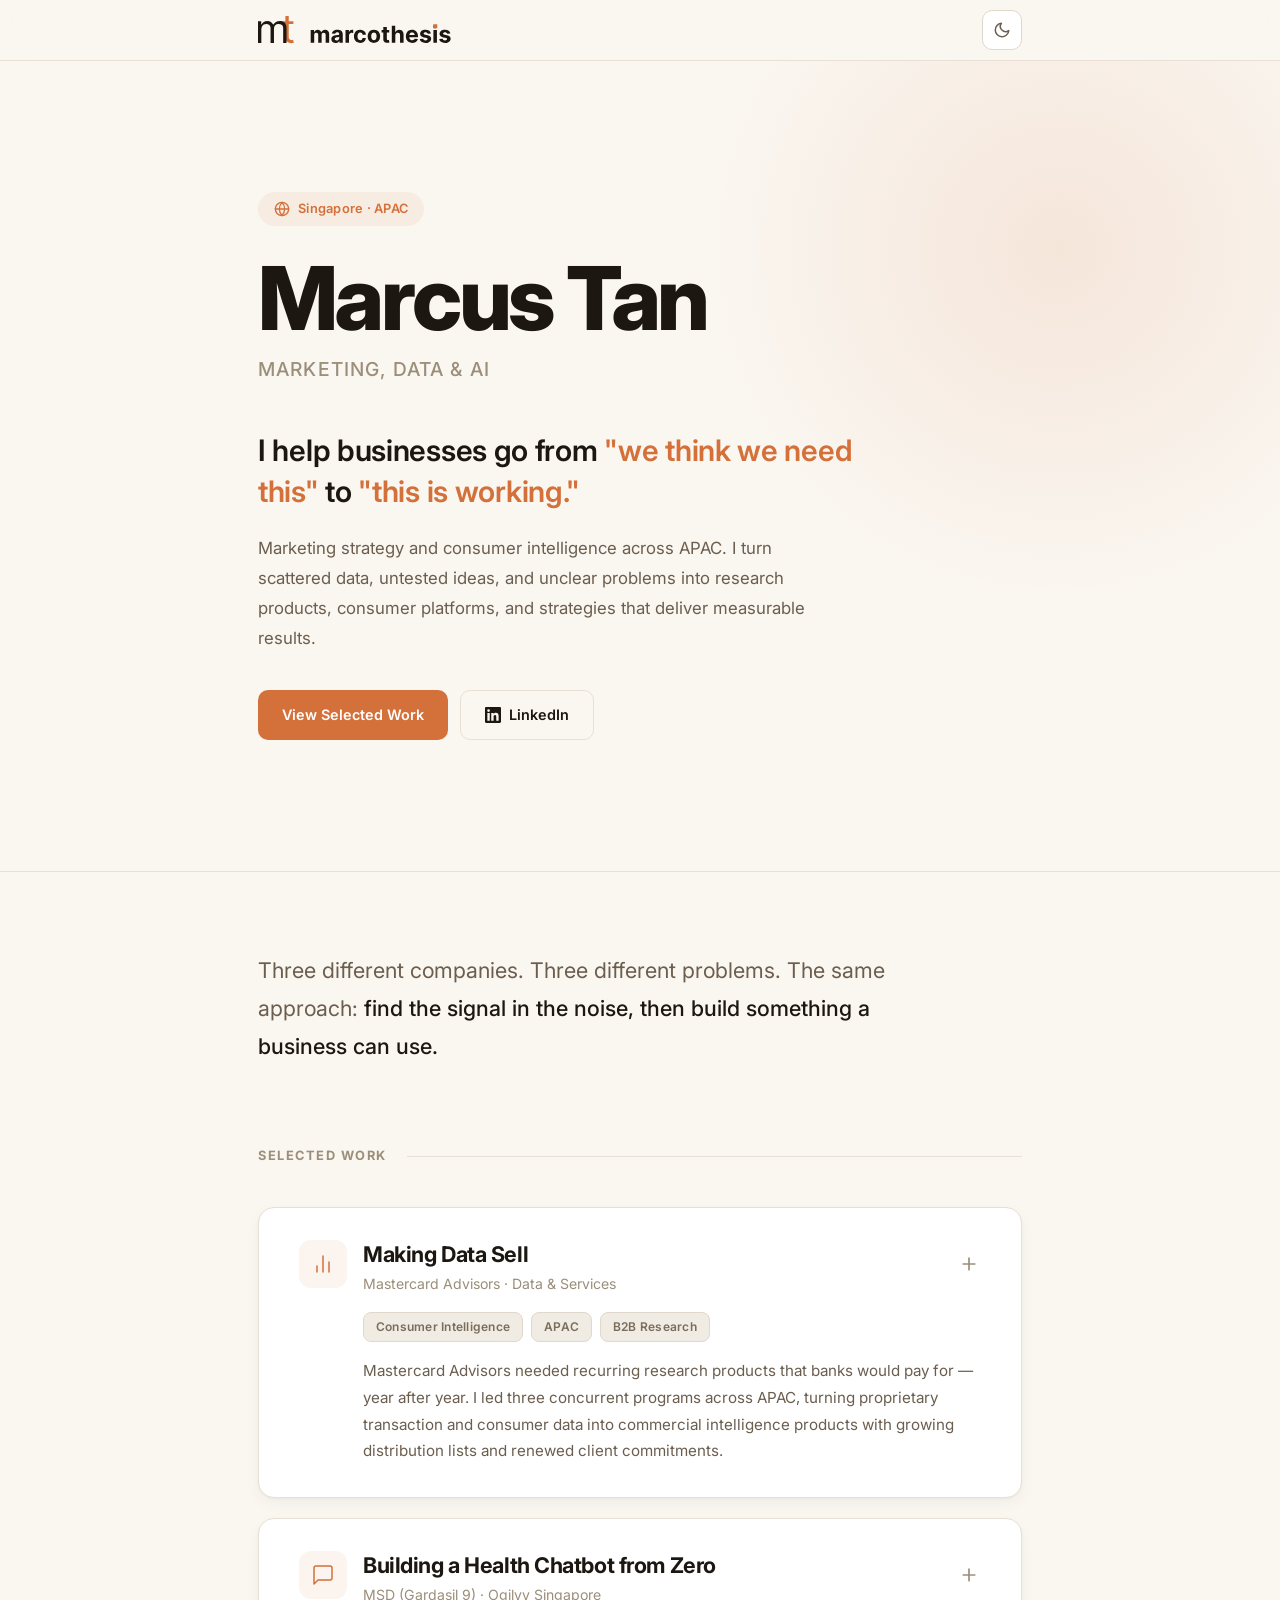
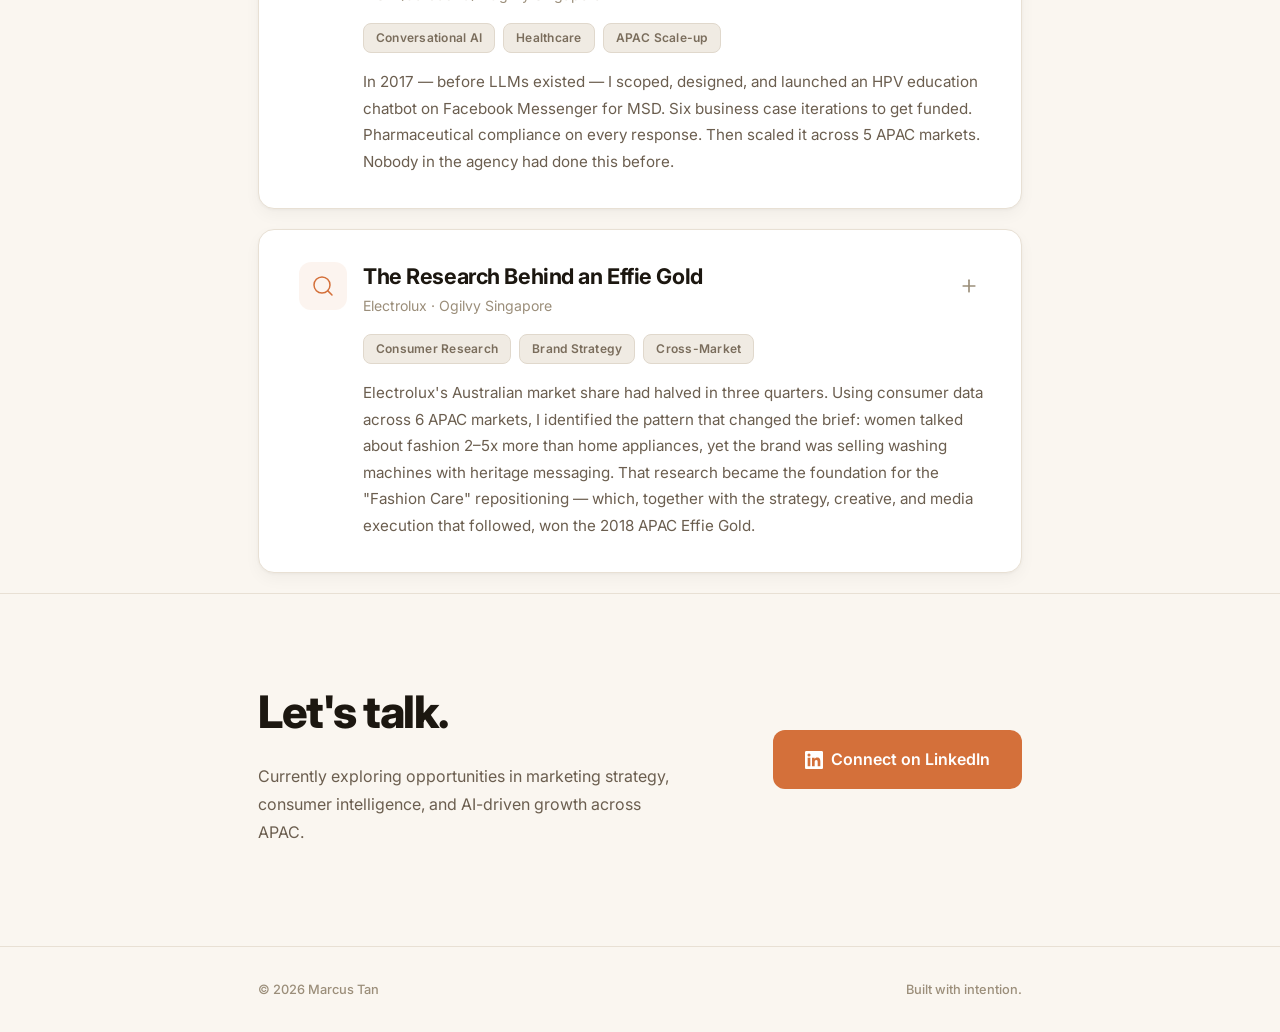
<file: index.html>
<!DOCTYPE html>
<html lang="en">
<head>
  <meta charset="UTF-8">
  <meta name="viewport" content="width=device-width, initial-scale=1.0">
  <title>Marcus Tan — Marketing, Data & AI</title>
  <meta name="description" content="Marcus Tan — Marketing strategy and consumer intelligence across APAC. Turning scattered data into strategies that deliver measurable results.">
  <link rel="preconnect" href="https://fonts.googleapis.com">
  <link rel="preconnect" href="https://fonts.gstatic.com" crossorigin>
  <link href="https://fonts.googleapis.com/css2?family=Inter:wght@400;500;600;700;800&display=swap" rel="stylesheet">
  <link rel="icon" type="image/svg+xml" href="assets/favicon.svg">
  <link rel="stylesheet" href="styles.css">
  <script>
    // Apply theme before paint to prevent flash
    (function() {
      var stored = localStorage.getItem('theme');
      var theme = stored || (window.matchMedia('(prefers-color-scheme: dark)').matches ? 'dark' : 'light');
      document.documentElement.setAttribute('data-theme', theme);
    })();
  </script>
</head>
<body>

  <!-- Nav -->
  <nav class="site-nav">
    <div class="container site-nav__inner">
      <a href="#" class="nav__logo" aria-label="marcothesis — home">
        <svg class="nav__logo-svg" viewBox="0 0 145 21" preserveAspectRatio="xMinYMid slice" aria-hidden="true">
          <!-- mt ligature (t behind in accent, m on top in text color) -->
          <path d="M26.5261 3.90425V6.02613H18.081V3.90425H26.5261ZM20.5424 0H23.0462V15.5321C23.0462 16.2394 23.1488 16.7699 23.3539 17.1235C23.566 17.4701 23.8349 17.7035 24.1602 17.8238C24.4926 17.9369 24.8427 17.9935 25.2105 17.9935C25.4864 17.9935 25.7127 17.9794 25.8895 17.9511C26.0663 17.9157 26.2078 17.8874 26.3139 17.8662L26.8231 20.1154C26.6534 20.179 26.4165 20.2427 26.1123 20.3064C25.8082 20.3771 25.4227 20.4124 24.9559 20.4124C24.2486 20.4124 23.5555 20.2603 22.8765 19.9562C22.2045 19.6521 21.6458 19.1888 21.2002 18.5664C20.7616 17.944 20.5424 17.1589 20.5424 16.2111V0Z" fill="var(--accent)"/>
          <path d="M0 20.2003V3.90425H2.41894V6.4505H2.63113C2.97063 5.5805 3.51878 4.9051 4.27559 4.42409C5.0324 3.9361 5.94124 3.69206 7.00218 3.69206C8.07724 3.69206 8.97196 3.9361 9.68634 4.42409C10.4078 4.9051 10.9701 5.5805 11.3732 6.4505H11.543C11.9603 5.60881 12.5863 4.9404 13.4208 4.44534C14.2555 3.94316 15.2563 3.69206 16.4233 3.69206C17.8803 3.69206 19.0721 4.14828 19.9986 5.06065C20.9252 5.96603 21.3885 7.37706 21.3885 9.29381V20.2003H18.8847V9.29381C18.8847 8.09144 18.5558 7.23203 17.898 6.71572C17.2402 6.19941 16.4657 5.94125 15.5746 5.94125C14.4287 5.94125 13.5411 6.28781 12.9116 6.98094C12.2821 7.66706 11.9674 8.537 11.9674 9.59088V20.2003H9.42112V9.03919C9.42112 8.11262 9.12053 7.36647 8.51934 6.80059C7.91815 6.22772 7.14362 5.94125 6.19587 5.94125C5.54518 5.94125 4.93687 6.11453 4.37106 6.46109C3.8123 6.80765 3.35963 7.28866 3.01306 7.90397C2.67356 8.51228 2.50381 9.216 2.50381 10.0153V20.2003H0Z" fill="currentColor"/>
          <!-- "arcothesis" wordmark (hidden on mobile via CSS) -->
          <g class="nav__wordmark">
            <path d="M39.5076 20.0033V10.4578H42.0306V12.1419H42.1425C42.3414 11.5826 42.6728 11.1414 43.1368 10.8182C43.6008 10.4951 44.156 10.3335 44.8023 10.3335C45.4569 10.3335 46.0141 10.4972 46.474 10.8244C46.9339 11.1476 47.2405 11.5868 47.3937 12.1419H47.4932C47.6879 11.595 48.0401 11.158 48.5496 10.8307C49.0634 10.4992 49.6703 10.3335 50.3705 10.3335C51.2612 10.3335 51.9842 10.6173 52.5393 11.1849C53.0986 11.7483 53.3783 12.5479 53.3783 13.5837V20.0033H50.7371V14.1057C50.7371 13.5754 50.5963 13.1777 50.3146 12.9125C50.0328 12.6474 49.6807 12.5148 49.2581 12.5148C48.7775 12.5148 48.4026 12.6681 48.1333 12.9747C47.864 13.2771 47.7293 13.6769 47.7293 14.1741V20.0033H45.1627V14.0498C45.1627 13.5816 45.0281 13.2087 44.7588 12.9312C44.4937 12.6536 44.1436 12.5148 43.7086 12.5148C43.4144 12.5148 43.1492 12.5894 42.9131 12.7385C42.6811 12.8835 42.4967 13.0886 42.36 13.3537C42.2233 13.6148 42.1549 13.9213 42.1549 14.2735V20.0033H39.5076ZM58.1914 20.1835C57.5824 20.1835 57.0397 20.0778 56.5632 19.8665C56.0868 19.6511 55.7098 19.3342 55.4322 18.9157C55.1587 18.4931 55.022 17.967 55.022 17.3372C55.022 16.8069 55.1194 16.3616 55.3141 16.0011C55.5088 15.6407 55.774 15.3507 56.1096 15.1311C56.4451 14.9115 56.8263 14.7458 57.253 14.6339C57.6839 14.5221 58.1355 14.4434 58.6078 14.3978C59.163 14.3398 59.6104 14.2859 59.9501 14.2362C60.2898 14.1823 60.5364 14.1036 60.6896 14.0001C60.8429 13.8965 60.9196 13.7432 60.9196 13.5402V13.5029C60.9196 13.1093 60.7953 12.8048 60.5467 12.5894C60.3023 12.3739 59.9543 12.2662 59.5027 12.2662C59.0262 12.2662 58.6471 12.3719 58.3654 12.5832C58.0837 12.7903 57.8973 13.0513 57.8061 13.3662L55.3576 13.1673C55.4819 12.5873 55.7263 12.086 56.0909 11.6634C56.4555 11.2367 56.9257 10.9094 57.5016 10.6815C58.0816 10.4495 58.7528 10.3335 59.5151 10.3335C60.0454 10.3335 60.5529 10.3957 61.0377 10.5199C61.5265 10.6442 61.9595 10.8369 62.3365 11.0979C62.7176 11.3589 63.018 11.6945 63.2376 12.1046C63.4572 12.5106 63.567 12.9974 63.567 13.565V20.0033H61.0563V18.6796H60.9817C60.8284 18.9779 60.6234 19.2409 60.3665 19.4688C60.1096 19.6925 59.801 19.8686 59.4405 19.997C59.0801 20.1213 58.6637 20.1835 58.1914 20.1835ZM58.9496 18.3564C59.339 18.3564 59.6829 18.2798 59.9812 18.1265C60.2795 17.969 60.5136 17.7577 60.6834 17.4926C60.8533 17.2274 60.9382 16.9271 60.9382 16.5915V15.5785C60.8554 15.6324 60.7414 15.6821 60.5964 15.7277C60.4556 15.7691 60.2961 15.8085 60.1179 15.8458C59.9398 15.8789 59.7616 15.91 59.5835 15.939C59.4053 15.9638 59.2437 15.9866 59.0987 16.0073C58.788 16.0529 58.5166 16.1254 58.2846 16.2248C58.0526 16.3243 57.8724 16.4589 57.744 16.6288C57.6155 16.7945 57.5513 17.0017 57.5513 17.2502C57.5513 17.6107 57.6818 17.8862 57.9428 18.0768C58.208 18.2632 58.5436 18.3564 58.9496 18.3564ZM65.6208 20.0033V10.4578H68.1874V12.1233H68.2869C68.4609 11.5308 68.7529 11.0834 69.1631 10.7809C69.5733 10.4744 70.0456 10.3211 70.58 10.3211C70.7126 10.3211 70.8555 10.3294 71.0088 10.3459C71.1621 10.3625 71.2967 10.3853 71.4127 10.4143V12.7634C71.2885 12.7261 71.1165 12.6929 70.8969 12.6639C70.6774 12.6349 70.4764 12.6204 70.2941 12.6204C69.9047 12.6204 69.5567 12.7054 69.2501 12.8752C68.9477 13.041 68.7074 13.273 68.5292 13.5713C68.3552 13.8695 68.2682 14.2134 68.2682 14.6029V20.0033H65.6208ZM76.65 20.1897C75.6723 20.1897 74.8312 19.9825 74.1269 19.5682C73.4268 19.1498 72.8882 18.5698 72.5112 17.8282C72.1383 17.0866 71.9519 16.2331 71.9519 15.2678C71.9519 14.2901 72.1404 13.4325 72.5174 12.695C72.8985 11.9534 73.4392 11.3755 74.1394 10.9612C74.8395 10.5427 75.6723 10.3335 76.6376 10.3335C77.4703 10.3335 78.1995 10.4847 78.8251 10.7872C79.4507 11.0896 79.9458 11.5143 80.3103 12.0611C80.6749 12.608 80.8759 13.2502 80.9131 13.9876H78.4149C78.3445 13.5112 78.1581 13.128 77.8556 12.8379C77.5573 12.5438 77.1658 12.3967 76.6811 12.3967C76.2709 12.3967 75.9126 12.5086 75.606 12.7323C75.3035 12.9519 75.0674 13.273 74.8975 13.6955C74.7277 14.1181 74.6427 14.6298 74.6427 15.2305C74.6427 15.8395 74.7256 16.3574 74.8913 16.7841C75.0612 17.2109 75.2994 17.5361 75.606 17.7598C75.9126 17.9835 76.2709 18.0954 76.6811 18.0954C76.9835 18.0954 77.2549 18.0333 77.4952 17.909C77.7396 17.7847 77.9405 17.6045 78.098 17.3683C78.2596 17.128 78.3652 16.8401 78.4149 16.5045H80.9131C80.8717 17.2337 80.6728 17.8758 80.3166 18.431C79.9644 18.982 79.4776 19.4129 78.8561 19.7236C78.2347 20.0343 77.4993 20.1897 76.65 20.1897ZM86.921 20.1897C85.9557 20.1897 85.1209 19.9846 84.4166 19.5745C83.7164 19.1602 83.1757 18.5843 82.7946 17.8468C82.4134 17.1052 82.2228 16.2456 82.2228 15.2678C82.2228 14.2818 82.4134 13.42 82.7946 12.6826C83.1757 11.941 83.7164 11.3651 84.4166 10.955C85.1209 10.5407 85.9557 10.3335 86.921 10.3335C87.8863 10.3335 88.7191 10.5407 89.4192 10.955C90.1235 11.3651 90.6663 11.941 91.0474 12.6826C91.4286 13.42 91.6192 14.2818 91.6192 15.2678C91.6192 16.2456 91.4286 17.1052 91.0474 17.8468C90.6663 18.5843 90.1235 19.1602 89.4192 19.5745C88.7191 19.9846 87.8863 20.1897 86.921 20.1897ZM86.9334 18.1389C87.3726 18.1389 87.7392 18.0146 88.0334 17.766C88.3275 17.5133 88.5492 17.1694 88.6983 16.7344C88.8516 16.2994 88.9283 15.8043 88.9283 15.2492C88.9283 14.694 88.8516 14.1989 88.6983 13.7639C88.5492 13.3289 88.3275 12.985 88.0334 12.7323C87.7392 12.4796 87.3726 12.3532 86.9334 12.3532C86.4901 12.3532 86.1173 12.4796 85.8148 12.7323C85.5165 12.985 85.2907 13.3289 85.1374 13.7639C84.9883 14.1989 84.9137 14.694 84.9137 15.2492C84.9137 15.8043 84.9883 16.2994 85.1374 16.7344C85.2907 17.1694 85.5165 17.5133 85.8148 17.766C86.1173 18.0146 86.4901 18.1389 86.9334 18.1389ZM98.4178 10.4578V12.4464H92.6694V10.4578H98.4178ZM93.9744 8.17086H96.6218V17.07C96.6218 17.3144 96.6591 17.505 96.7337 17.6417C96.8083 17.7743 96.9118 17.8675 97.0444 17.9214C97.1811 17.9753 97.3386 18.0022 97.5167 18.0022C97.641 18.0022 97.7653 17.9918 97.8896 17.9711C98.0139 17.9463 98.1092 17.9276 98.1754 17.9152L98.5918 19.8852C98.4592 19.9266 98.2728 19.9742 98.0325 20.0281C97.7922 20.0861 97.5001 20.1213 97.1563 20.1338C96.5182 20.1586 95.9589 20.0737 95.4784 19.879C95.0019 19.6842 94.6311 19.3818 94.366 18.9716C94.1008 18.5615 93.9703 18.0436 93.9744 17.418V8.17086ZM102.995 14.4848V20.0033H100.347V7.27598H102.92V12.1419H103.032C103.247 11.5785 103.596 11.1372 104.076 10.8182C104.557 10.4951 105.159 10.3335 105.885 10.3335C106.547 10.3335 107.125 10.4785 107.618 10.7685C108.116 11.0544 108.501 11.4666 108.774 12.0052C109.052 12.5396 109.189 13.1797 109.184 13.9255V20.0033H106.537V14.3978C106.541 13.8095 106.392 13.3517 106.09 13.0244C105.791 12.6971 105.373 12.5334 104.834 12.5334C104.474 12.5334 104.155 12.6101 103.877 12.7634C103.604 12.9167 103.388 13.1404 103.231 13.4345C103.078 13.7245 102.999 14.0746 102.995 14.4848ZM115.618 20.1897C114.636 20.1897 113.791 19.9908 113.082 19.5931C112.378 19.1912 111.835 18.6236 111.454 17.8903C111.073 17.1529 110.883 16.2808 110.883 15.274C110.883 14.2921 111.073 13.4304 111.454 12.6888C111.835 11.9472 112.372 11.3693 113.064 10.955C113.76 10.5407 114.576 10.3335 115.512 10.3335C116.142 10.3335 116.728 10.435 117.271 10.638C117.818 10.8369 118.294 11.1372 118.7 11.5391C119.11 11.941 119.43 12.4464 119.657 13.0555C119.885 13.6603 119.999 14.3688 119.999 15.1808V15.9079H111.939V14.2673H117.507C117.507 13.8861 117.424 13.5485 117.259 13.2543C117.093 12.9602 116.863 12.7302 116.569 12.5645C116.279 12.3946 115.941 12.3097 115.556 12.3097C115.154 12.3097 114.798 12.4029 114.487 12.5894C114.18 12.7717 113.94 13.0182 113.766 13.3289C113.592 13.6355 113.503 13.9773 113.499 14.3543V15.9141C113.499 16.3864 113.586 16.7945 113.76 17.1384C113.938 17.4822 114.189 17.7474 114.512 17.9338C114.835 18.1203 115.218 18.2135 115.661 18.2135C115.956 18.2135 116.225 18.172 116.469 18.0892C116.714 18.0063 116.923 17.882 117.097 17.7163C117.271 17.5506 117.404 17.3476 117.495 17.1073L119.943 17.2689C119.819 17.8572 119.564 18.3709 119.179 18.8101C118.798 19.2451 118.305 19.5848 117.7 19.8292C117.099 20.0695 116.405 20.1897 115.618 20.1897ZM129.669 13.1797L127.245 13.3289C127.204 13.1217 127.115 12.9353 126.978 12.7696C126.841 12.5997 126.661 12.4651 126.437 12.3656C126.218 12.2621 125.955 12.2103 125.648 12.2103C125.238 12.2103 124.892 12.2973 124.61 12.4713C124.329 12.6412 124.188 12.869 124.188 13.1549C124.188 13.3827 124.279 13.5754 124.461 13.7328C124.643 13.8903 124.956 14.0166 125.4 14.1119L127.127 14.4599C128.055 14.6505 128.747 14.9571 129.203 15.3797C129.659 15.8023 129.886 16.3574 129.886 17.0452C129.886 17.6707 129.702 18.2197 129.333 18.692C128.969 19.1643 128.467 19.533 127.829 19.7982C127.196 20.0592 126.464 20.1897 125.636 20.1897C124.372 20.1897 123.365 19.9266 122.615 19.4004C121.87 18.8701 121.433 18.1493 121.304 17.2378L123.908 17.1011C123.987 17.4864 124.177 17.7805 124.48 17.9835C124.782 18.1824 125.17 18.2818 125.642 18.2818C126.106 18.2818 126.479 18.1928 126.761 18.0146C127.046 17.8323 127.191 17.5982 127.196 17.3124C127.191 17.0721 127.09 16.8753 126.891 16.722C126.692 16.5646 126.386 16.4444 125.971 16.3616L124.318 16.0322C123.386 15.8458 122.692 15.5226 122.236 15.0627C121.785 14.6029 121.559 14.0166 121.559 13.304C121.559 12.6909 121.725 12.1626 122.056 11.7193C122.392 11.276 122.862 10.9342 123.467 10.6939C124.076 10.4537 124.788 10.3335 125.605 10.3335C126.81 10.3335 127.759 10.5883 128.451 11.0979C129.147 11.6075 129.553 12.3014 129.669 13.1797ZM131.553 20.0033V10.4578H134.201V20.0033H131.553ZM132.883 9.22733C132.49 9.22733 132.152 9.09682 131.87 8.83581C131.593 8.57066 131.454 8.25372 131.454 7.885C131.454 7.52041 131.593 7.20762 131.87 6.94661C132.152 6.68146 132.49 6.54888 132.883 6.54888C133.277 6.54888 133.613 6.68146 133.89 6.94661C134.172 7.20762 134.313 7.52041 134.313 7.885C134.313 8.25372 134.172 8.57066 133.89 8.83581C133.613 9.09682 133.277 9.22733 132.883 9.22733ZM144.264 13.1797L141.84 13.3289C141.799 13.1217 141.709 12.9353 141.573 12.7696C141.436 12.5997 141.256 12.4651 141.032 12.3656C140.813 12.2621 140.549 12.2103 140.243 12.2103C139.833 12.2103 139.487 12.2973 139.205 12.4713C138.923 12.6412 138.782 12.869 138.782 13.1549C138.782 13.3827 138.874 13.5754 139.056 13.7328C139.238 13.8903 139.551 14.0166 139.994 14.1119L141.722 14.4599C142.65 14.6505 143.342 14.9571 143.798 15.3797C144.253 15.8023 144.481 16.3574 144.481 17.0452C144.481 17.6707 144.297 18.2197 143.928 18.692C143.563 19.1643 143.062 19.533 142.424 19.7982C141.79 20.0592 141.059 20.1897 140.23 20.1897C138.967 20.1897 137.96 19.9266 137.21 19.4004C136.464 18.8701 136.027 18.1493 135.899 17.2378L138.503 17.1011C138.582 17.4864 138.772 17.7805 139.075 17.9835C139.377 18.1824 139.764 18.2818 140.237 18.2818C140.701 18.2818 141.074 18.1928 141.355 18.0146C141.641 17.8323 141.786 17.5982 141.79 17.3124C141.786 17.0721 141.685 16.8753 141.486 16.722C141.287 16.5646 140.98 16.4444 140.566 16.3616L138.913 16.0322C137.981 15.8458 137.287 15.5226 136.831 15.0627C136.38 14.6029 136.154 14.0166 136.154 13.304C136.154 12.6909 136.319 12.1626 136.651 11.7193C136.986 11.276 137.457 10.9342 138.062 10.6939C138.671 10.4537 139.383 10.3335 140.199 10.3335C141.405 10.3335 142.354 10.5883 143.046 11.0979C143.742 11.6075 144.148 12.3014 144.264 13.1797Z" fill="currentColor"/>
            <!-- Terracotta dot on the "i" in thesis -->
            <rect x="131.451" y="6.20325" width="3" height="3" fill="var(--accent)"/>
          </g>
        </svg>
      </a>
      <button class="theme-toggle" id="themeToggle" aria-label="Toggle dark mode">
        <svg class="icon-sun" width="18" height="18" viewBox="0 0 24 24" fill="none" stroke="currentColor" stroke-width="2" stroke-linecap="round" stroke-linejoin="round" aria-hidden="true">
          <circle cx="12" cy="12" r="5"></circle>
          <line x1="12" y1="1" x2="12" y2="3"></line>
          <line x1="12" y1="21" x2="12" y2="23"></line>
          <line x1="4.22" y1="4.22" x2="5.64" y2="5.64"></line>
          <line x1="18.36" y1="18.36" x2="19.78" y2="19.78"></line>
          <line x1="1" y1="12" x2="3" y2="12"></line>
          <line x1="21" y1="12" x2="23" y2="12"></line>
          <line x1="4.22" y1="19.78" x2="5.64" y2="18.36"></line>
          <line x1="18.36" y1="5.64" x2="19.78" y2="4.22"></line>
        </svg>
        <svg class="icon-moon" width="18" height="18" viewBox="0 0 24 24" fill="none" stroke="currentColor" stroke-width="2" stroke-linecap="round" stroke-linejoin="round" aria-hidden="true">
          <path d="M21 12.79A9 9 0 1 1 11.21 3 7 7 0 0 0 21 12.79z"></path>
        </svg>
      </button>
    </div>
  </nav>

  <!-- Hero -->
  <header class="hero">
    <div class="hero__accent-orb"></div>
    <div class="container hero-content">
      <div class="hero__badge">
        <svg width="16" height="16" viewBox="0 0 24 24" fill="none" stroke="currentColor" stroke-width="2" stroke-linecap="round" stroke-linejoin="round"><circle cx="12" cy="12" r="10"></circle><line x1="2" y1="12" x2="22" y2="12"></line><path d="M12 2a15.3 15.3 0 0 1 4 10 15.3 15.3 0 0 1-4 10 15.3 15.3 0 0 1-4-10 15.3 15.3 0 0 1 4-10z"></path></svg>
        <span>Singapore &middot; APAC</span>
      </div>
      <h1 class="hero__name">Marcus Tan</h1>
      <p class="hero__subtitle">Marketing, Data & AI</p>
      <p class="hero__headline">I help businesses go from <span class="hero__highlight">"we think we need this"</span> to <span class="hero__highlight">"this is working."</span></p>
      <p class="hero__description">Marketing strategy and consumer intelligence across APAC. I turn scattered data, untested ideas, and unclear problems into research products, consumer platforms, and strategies that deliver measurable results.</p>
      <div class="hero__cta">
        <a href="#work" class="btn btn--primary">View Selected Work</a>
        <a href="https://www.linkedin.com/in/marcustkh/" target="_blank" rel="noopener noreferrer" class="btn btn--ghost">
          <svg width="16" height="16" viewBox="0 0 24 24" fill="currentColor"><path d="M20.447 20.452h-3.554v-5.569c0-1.328-.027-3.037-1.852-3.037-1.853 0-2.136 1.445-2.136 2.939v5.667H9.351V9h3.414v1.561h.046c.477-.9 1.637-1.85 3.37-1.85 3.601 0 4.267 2.37 4.267 5.455v6.286zM5.337 7.433a2.062 2.062 0 0 1-2.063-2.065 2.064 2.064 0 1 1 2.063 2.065zm1.782 13.019H3.555V9h3.564v11.452zM22.225 0H1.771C.792 0 0 .774 0 1.729v20.542C0 23.227.792 24 1.771 24h20.451C23.2 24 24 23.227 24 22.271V1.729C24 .774 23.2 0 22.222 0h.003z"/></svg>
          LinkedIn
        </a>
      </div>
    </div>
  </header>

  <main>

    <!-- Bridge -->
    <section class="bridge">
      <div class="container">
        <p class="bridge__text">Three different companies. Three different problems. The same approach: <em>find the signal in the noise, then build something a business can use.</em></p>
      </div>
    </section>

    <!-- Case Studies -->
    <section class="case-studies" id="work">
      <div class="container">
        <div class="section-header">
          <p class="section-label">Selected Work</p>
          <div class="section-line"></div>
        </div>

        <!-- Case Study 1: Mastercard -->
        <article class="case-card" id="case-mastercard">
          <div class="case-card__accent"></div>
          <div class="case-card__inner">
            <div class="case-card__header">
              <div class="case-card__icon">
                <svg width="24" height="24" viewBox="0 0 24 24" fill="none" stroke="currentColor" stroke-width="1.5" stroke-linecap="round" stroke-linejoin="round"><line x1="18" y1="20" x2="18" y2="10"></line><line x1="12" y1="20" x2="12" y2="4"></line><line x1="6" y1="20" x2="6" y2="14"></line></svg>
              </div>
              <div class="case-card__header-text">
                <h2 class="case-card__title">Making Data Sell</h2>
                <p class="case-card__company">Mastercard Advisors &middot; Data & Services</p>
              </div>
              <div class="case-card__expand-icon" aria-hidden="true">
                <svg width="20" height="20" viewBox="0 0 24 24" fill="none" stroke="currentColor" stroke-width="2" stroke-linecap="round" stroke-linejoin="round">
                  <line x1="12" y1="5" x2="12" y2="19"></line>
                  <line x1="5" y1="12" x2="19" y2="12"></line>
                </svg>
              </div>
            </div>
            <div class="case-card__tags">
              <span class="pill">Consumer Intelligence</span>
              <span class="pill">APAC</span>
              <span class="pill">B2B Research</span>
            </div>
            <p class="case-card__summary">Mastercard Advisors needed recurring research products that banks would pay for — year after year. I led three concurrent programs across APAC, turning proprietary transaction and consumer data into commercial intelligence products with growing distribution lists and renewed client commitments.</p>

            <div class="case-card__details">
              <div class="case-card__details-inner">
                <div class="metrics-grid">
                  <div class="metric">
                    <div class="metric__value">3</div>
                    <div class="metric__label">Concurrent research programs</div>
                  </div>
                  <div class="metric">
                    <div class="metric__value">~30</div>
                    <div class="metric__label">Regional team members led</div>
                  </div>
                  <div class="metric">
                    <div class="metric__value">$2M+</div>
                    <div class="metric__label">In consulting revenue</div>
                  </div>
                  <div class="metric">
                    <div class="metric__value">5 Markets</div>
                    <div class="metric__label">India, Malaysia, Singapore, Hong Kong, Australia</div>
                  </div>
                </div>

                <div class="detail-section">
                  <p class="detail-section__label">What I Did</p>
                  <p class="detail-section__text">Research design, multi-source data coordination, stakeholder management across commercial/compliance/data teams, edition management maintaining year-on-year consistency, and final deck production to Advisors standards.</p>
                </div>

                <div class="lesson-quote">
                  <p class="lesson-quote__text">"Recurring research is its own discipline. Consistency of structure builds trust; novelty of findings justifies renewal."</p>
                </div>
              </div>
            </div>
          </div>
        </article>

        <!-- Case Study 2: MSD -->
        <article class="case-card" id="case-msd">
          <div class="case-card__accent"></div>
          <div class="case-card__inner">
            <div class="case-card__header">
              <div class="case-card__icon">
                <svg width="24" height="24" viewBox="0 0 24 24" fill="none" stroke="currentColor" stroke-width="1.5" stroke-linecap="round" stroke-linejoin="round"><path d="M21 15a2 2 0 0 1-2 2H7l-4 4V5a2 2 0 0 1 2-2h14a2 2 0 0 1 2 2z"></path></svg>
              </div>
              <div class="case-card__header-text">
                <h2 class="case-card__title">Building a Health Chatbot from Zero</h2>
                <p class="case-card__company">MSD (Gardasil 9) &middot; Ogilvy Singapore</p>
              </div>
              <div class="case-card__expand-icon" aria-hidden="true">
                <svg width="20" height="20" viewBox="0 0 24 24" fill="none" stroke="currentColor" stroke-width="2" stroke-linecap="round" stroke-linejoin="round">
                  <line x1="12" y1="5" x2="12" y2="19"></line>
                  <line x1="5" y1="12" x2="19" y2="12"></line>
                </svg>
              </div>
            </div>
            <div class="case-card__tags">
              <span class="pill">Conversational AI</span>
              <span class="pill">Healthcare</span>
              <span class="pill">APAC Scale-up</span>
            </div>
            <p class="case-card__summary">In 2017 — before LLMs existed — I scoped, designed, and launched an HPV education chatbot on Facebook Messenger for MSD. Six business case iterations to get funded. Pharmaceutical compliance on every response. Then scaled it across 5 APAC markets. Nobody in the agency had done this before.</p>

            <div class="case-card__details">
              <div class="case-card__details-inner">
                <div class="metrics-grid">
                  <div class="metric">
                    <div class="metric__value">5 Markets</div>
                    <div class="metric__label">Vietnam, Malaysia, Indonesia, Thailand, South Korea</div>
                  </div>
                  <div class="metric">
                    <div class="metric__value">6 Iterations</div>
                    <div class="metric__label">Business case revisions to secure funding</div>
                  </div>
                  <div class="metric">
                    <div class="metric__value">2.5–2.7x</div>
                    <div class="metric__label">Increase in messaging activity</div>
                  </div>
                  <div class="metric">
                    <div class="metric__value">60–68%</div>
                    <div class="metric__label">Users within target demographic</div>
                  </div>
                </div>

                <div class="detail-section">
                  <p class="detail-section__label">What I Did</p>
                  <p class="detail-section__text">Social listening research, business case development (6 iterations), conversation architecture design, cross-functional coordination with MSD Legal/Medical/IT, MVP launch, multi-market deployment, platform migration (Azure/LUIS to Dialogflow), and Chatbot 2.0 scoping.</p>
                </div>

                <div class="lesson-quote">
                  <p class="lesson-quote__text">"Compliance is a design constraint, not a blocker. The constraint made the bot more trustworthy than it would have been with more intelligence."</p>
                </div>
              </div>
            </div>
          </div>
        </article>

        <!-- Case Study 3: Electrolux -->
        <article class="case-card" id="case-electrolux">
          <div class="case-card__accent"></div>
          <div class="case-card__inner">
            <div class="case-card__header">
              <div class="case-card__icon">
                <svg width="24" height="24" viewBox="0 0 24 24" fill="none" stroke="currentColor" stroke-width="1.5" stroke-linecap="round" stroke-linejoin="round"><circle cx="11" cy="11" r="8"></circle><line x1="21" y1="21" x2="16.65" y2="16.65"></line></svg>
              </div>
              <div class="case-card__header-text">
                <h2 class="case-card__title">The Research Behind an Effie Gold</h2>
                <p class="case-card__company">Electrolux &middot; Ogilvy Singapore</p>
              </div>
              <div class="case-card__expand-icon" aria-hidden="true">
                <svg width="20" height="20" viewBox="0 0 24 24" fill="none" stroke="currentColor" stroke-width="2" stroke-linecap="round" stroke-linejoin="round">
                  <line x1="12" y1="5" x2="12" y2="19"></line>
                  <line x1="5" y1="12" x2="19" y2="12"></line>
                </svg>
              </div>
            </div>
            <div class="case-card__tags">
              <span class="pill">Consumer Research</span>
              <span class="pill">Brand Strategy</span>
              <span class="pill">Cross-Market</span>
            </div>
            <p class="case-card__summary">Electrolux's Australian market share had halved in three quarters. Using consumer data across 6 APAC markets, I identified the pattern that changed the brief: women talked about fashion 2–5x more than home appliances, yet the brand was selling washing machines with heritage messaging. That research became the foundation for the "Fashion Care" repositioning — which, together with the strategy, creative, and media execution that followed, won the 2018 APAC Effie Gold.</p>

            <div class="case-card__details">
              <div class="case-card__details-inner">
                <div class="metrics-grid">
                  <div class="metric">
                    <div class="metric__value">6 Markets</div>
                    <div class="metric__label">Analyzed across APAC</div>
                  </div>
                  <div class="metric">
                    <div class="metric__value">19 Metrics</div>
                    <div class="metric__label">Behavioral/attitudinal per market</div>
                  </div>
                  <div class="metric">
                    <div class="metric__value">239.6</div>
                    <div class="metric__label">Fashion consciousness index (2.4x general pop.)</div>
                  </div>
                  <div class="metric">
                    <div class="metric__value">6.5% &rarr; 9.7%</div>
                    <div class="metric__label">Market share recovery in two quarters</div>
                  </div>
                </div>

                <div class="detail-section">
                  <p class="detail-section__label">What I Did</p>
                  <p class="detail-section__text">Consumer persona development across all six markets using GlobalWebIndex data, structured into identity/behavioral/conversation tiers. Cross-market synthesis identifying the fashion-consciousness pattern as the strongest repositioning signal. Paid social audience planning informed by persona data.</p>
                </div>

                <div class="lesson-quote">
                  <p class="lesson-quote__text">"Foundational research is invisible when it works. Good foundational work disappears into the foundation."</p>
                </div>
              </div>
            </div>
          </div>
        </article>

      </div>
    </section>

    <!-- Contact -->
    <section class="contact" id="contact">
      <div class="container">
        <div class="contact__inner">
          <div>
            <h2 class="contact__heading">Let's talk.</h2>
            <p class="contact__text">Currently exploring opportunities in marketing strategy, consumer intelligence, and AI-driven growth across APAC.</p>
          </div>
          <a href="https://www.linkedin.com/in/marcustkh/" target="_blank" rel="noopener noreferrer" class="btn btn--primary btn--lg">
            <svg width="18" height="18" viewBox="0 0 24 24" fill="currentColor"><path d="M20.447 20.452h-3.554v-5.569c0-1.328-.027-3.037-1.852-3.037-1.853 0-2.136 1.445-2.136 2.939v5.667H9.351V9h3.414v1.561h.046c.477-.9 1.637-1.85 3.37-1.85 3.601 0 4.267 2.37 4.267 5.455v6.286zM5.337 7.433a2.062 2.062 0 0 1-2.063-2.065 2.064 2.064 0 1 1 2.063 2.065zm1.782 13.019H3.555V9h3.564v11.452zM22.225 0H1.771C.792 0 0 .774 0 1.729v20.542C0 23.227.792 24 1.771 24h20.451C23.2 24 24 23.227 24 22.271V1.729C24 .774 23.2 0 22.222 0h.003z"/></svg>
            Connect on LinkedIn
          </a>
        </div>
      </div>
    </section>

  </main>

  <!-- Footer -->
  <footer class="footer">
    <div class="container footer__inner">
      <p class="footer__text">&copy; 2026 Marcus Tan</p>
      <p class="footer__text">Built with intention.</p>
    </div>
  </footer>

  <script>
    // ---------- Theme Toggle ----------
    (function () {
      var toggle = document.getElementById('themeToggle');
      var html = document.documentElement;

      function setTheme(theme) {
        html.setAttribute('data-theme', theme);
        localStorage.setItem('theme', theme);
      }

      toggle.addEventListener('click', function () {
        var current = html.getAttribute('data-theme');
        setTheme(current === 'dark' ? 'light' : 'dark');
      });

      window.matchMedia('(prefers-color-scheme: dark)').addEventListener('change', function (e) {
        if (!localStorage.getItem('theme')) {
          setTheme(e.matches ? 'dark' : 'light');
        }
      });
    })();

    // ---------- Card Expand / Collapse ----------
    (function () {
      var cards = document.querySelectorAll('.case-card');

      cards.forEach(function (card) {
        card.addEventListener('click', function (e) {
          if (window.getSelection().toString().length > 0) return;
          // Don't toggle if clicking a link
          if (e.target.closest('a')) return;

          var details = card.querySelector('.case-card__details');
          var isExpanded = card.classList.contains('expanded');

          if (isExpanded) {
            details.style.maxHeight = details.scrollHeight + 'px';
            details.offsetHeight;
            details.style.maxHeight = '0';
            card.classList.remove('expanded');
          } else {
            card.classList.add('expanded');
            details.style.maxHeight = details.scrollHeight + 'px';
            details.addEventListener('transitionend', function handler() {
              if (card.classList.contains('expanded')) {
                details.style.maxHeight = 'none';
              }
              details.removeEventListener('transitionend', handler);
            });
          }
        });

        card.setAttribute('tabindex', '0');
        card.setAttribute('role', 'button');
        card.setAttribute('aria-expanded', 'false');

        card.addEventListener('keydown', function (e) {
          if (e.key === 'Enter' || e.key === ' ') {
            e.preventDefault();
            card.click();
          }
        });

        var observer = new MutationObserver(function () {
          card.setAttribute('aria-expanded', card.classList.contains('expanded').toString());
        });
        observer.observe(card, { attributes: true, attributeFilter: ['class'] });
      });
    })();

    // ---------- Scroll Fade-In ----------
    (function () {
      var elements = document.querySelectorAll('.case-card, .bridge__text, .contact__inner');

      if (window.matchMedia('(prefers-reduced-motion: reduce)').matches) {
        elements.forEach(function (el) { el.classList.add('visible'); });
        return;
      }

      var observer = new IntersectionObserver(function (entries) {
        entries.forEach(function (entry) {
          if (entry.isIntersecting) {
            entry.target.classList.add('visible');
            observer.unobserve(entry.target);
          }
        });
      }, { threshold: 0.1, rootMargin: '0px 0px -60px 0px' });

      elements.forEach(function (el) { observer.observe(el); });
    })();

    // ---------- Smooth scroll for anchor links ----------
    document.querySelectorAll('a[href^="#"]').forEach(function(link) {
      link.addEventListener('click', function(e) {
        var href = this.getAttribute('href');
        if (href === '#') return; // logo — let browser scroll to top
        e.preventDefault();
        var target = document.querySelector(href);
        if (target) {
          target.scrollIntoView({ behavior: 'smooth', block: 'start' });
        }
      });
    });
  </script>

</body>
</html>
</file>
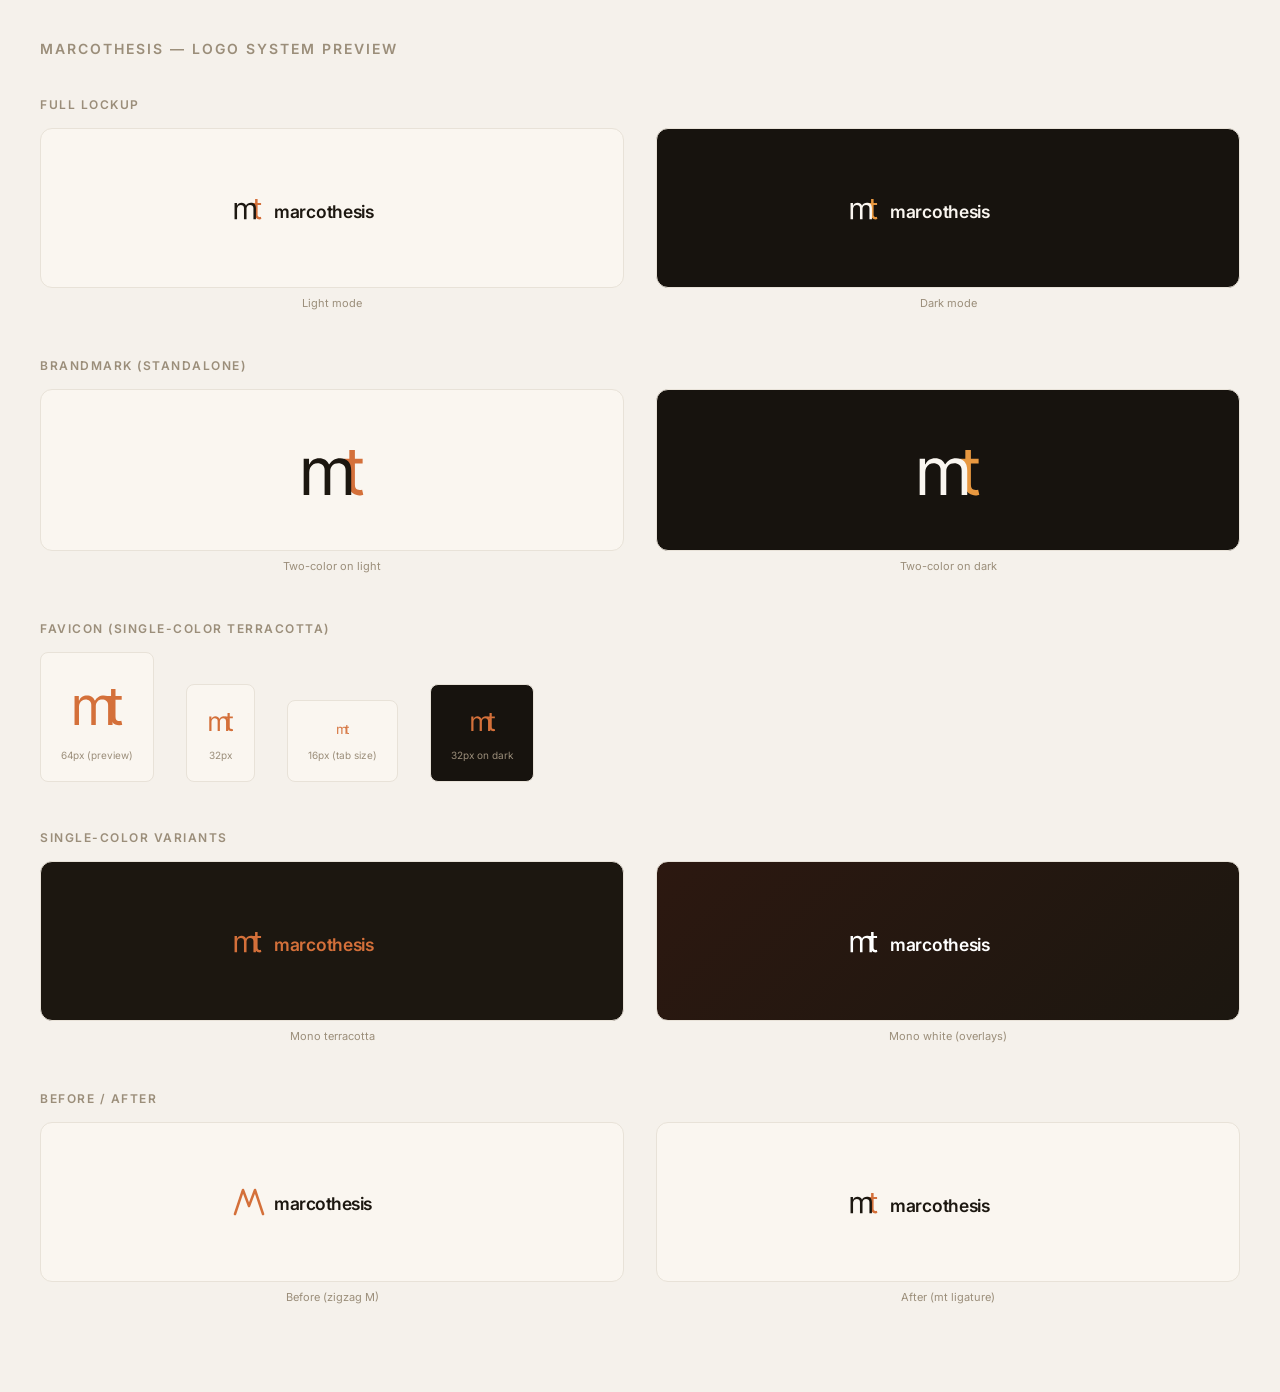
<file: assets/preview.html>
<!DOCTYPE html>
<html lang="en">
<head>
<meta charset="UTF-8">
<title>marcothesis — Logo Preview</title>
<style>
  @import url('https://fonts.googleapis.com/css2?family=Inter:wght@400;500;600&display=swap');
  * { margin: 0; box-sizing: border-box; }
  body { font-family: Inter, sans-serif; padding: 40px; background: #F5F1EB; }

  h1 { font-size: 14px; font-weight: 600; letter-spacing: 2px; text-transform: uppercase; color: #9B8E7A; margin-bottom: 40px; }
  h2 { font-size: 12px; font-weight: 600; letter-spacing: 1.5px; text-transform: uppercase; color: #9B8E7A; margin-bottom: 16px; }

  .grid { display: grid; grid-template-columns: 1fr 1fr; gap: 32px; margin-bottom: 48px; }

  .card {
    border: 1px solid #E8E2D8;
    border-radius: 12px;
    padding: 40px;
    display: flex;
    align-items: center;
    justify-content: center;
    min-height: 160px;
  }
  .card.light { background: #FAF6F0; color: #1C1710; }
  .card.dark { background: #17130E; color: #FAF6F0; }

  .label { font-size: 11px; color: #9B8E7A; margin-top: 8px; text-align: center; }

  .favicon-row { display: flex; gap: 32px; align-items: end; margin-bottom: 48px; }
  .favicon-card {
    border: 1px solid #E8E2D8;
    border-radius: 8px;
    padding: 20px;
    display: flex;
    flex-direction: column;
    align-items: center;
    gap: 12px;
  }
  .size-label { font-size: 10px; color: #9B8E7A; }
</style>
</head>
<body>

<h1>marcothesis — Logo System Preview</h1>

<!-- Full lockup -->
<h2>Full Lockup</h2>
<div class="grid">
  <div>
    <div class="card light">
      <svg viewBox="0 0 200 36" fill="none" style="height: 36px; width: auto;">
        <g transform="scale(0.679)">
          <path d="M42.8203 19V22.125H30.3828V19H42.8203ZM34.0078 13.25H37.6953V36.125C37.6953 37.1667 37.8464 37.9479 38.1484 38.4687C38.4609 38.9792 38.8568 39.3229 39.3359 39.5C39.8255 39.6667 40.3411 39.75 40.8828 39.75C41.2891 39.75 41.6224 39.7292 41.8828 39.6875C42.1432 39.6354 42.3516 39.5937 42.5078 39.5625L43.2578 42.875C43.0078 42.9687 42.6589 43.0625 42.2109 43.1563C41.763 43.2604 41.1953 43.3125 40.5078 43.3125C39.4661 43.3125 38.4453 43.0885 37.4453 42.6406C36.4557 42.1927 35.6328 41.5104 34.9766 40.5938C34.3307 39.6771 34.0078 38.5208 34.0078 37.125V13.25Z" fill="#D4703A"/>
          <path d="M3.75391 43V19H7.31641V22.75H7.62891C8.12891 21.4687 8.9362 20.474 10.0508 19.7656C11.1654 19.0469 12.5039 18.6875 14.0664 18.6875C15.6497 18.6875 16.9674 19.0469 18.0195 19.7656C19.082 20.474 19.9102 21.4687 20.5039 22.75H20.7539C21.3685 21.5104 22.2904 20.526 23.5195 19.7969C24.7487 19.0573 26.2227 18.6875 27.9414 18.6875C30.0872 18.6875 31.8424 19.3594 33.207 20.7031C34.5716 22.0365 35.2539 24.1146 35.2539 26.9375V43H31.5664V26.9375C31.5664 25.1667 31.082 23.901 30.1133 23.1406C29.1445 22.3802 28.0039 22 26.6914 22C25.0039 22 23.6966 22.5104 22.7695 23.5312C21.8424 24.5417 21.3789 25.8229 21.3789 27.375V43H17.6289V26.5625C17.6289 25.1979 17.1862 24.099 16.3008 23.2656C15.4154 22.4219 14.2747 22 12.8789 22C11.9206 22 11.0247 22.2552 10.1914 22.7656C9.36849 23.276 8.70182 23.9844 8.19141 24.8906C7.69141 25.7865 7.44141 26.8229 7.44141 28V43H3.75391Z" fill="#1C1710"/>
        </g>
        <text x="42" y="28" font-family="Inter, sans-serif" font-size="17.5" font-weight="600" letter-spacing="-0.3" fill="#1C1710">marcothesis</text>
      </svg>
    </div>
    <div class="label">Light mode</div>
  </div>
  <div>
    <div class="card dark">
      <svg viewBox="0 0 200 36" fill="none" style="height: 36px; width: auto;">
        <g transform="scale(0.679)">
          <path d="M42.8203 19V22.125H30.3828V19H42.8203ZM34.0078 13.25H37.6953V36.125C37.6953 37.1667 37.8464 37.9479 38.1484 38.4687C38.4609 38.9792 38.8568 39.3229 39.3359 39.5C39.8255 39.6667 40.3411 39.75 40.8828 39.75C41.2891 39.75 41.6224 39.7292 41.8828 39.6875C42.1432 39.6354 42.3516 39.5937 42.5078 39.5625L43.2578 42.875C43.0078 42.9687 42.6589 43.0625 42.2109 43.1563C41.763 43.2604 41.1953 43.3125 40.5078 43.3125C39.4661 43.3125 38.4453 43.0885 37.4453 42.6406C36.4557 42.1927 35.6328 41.5104 34.9766 40.5938C34.3307 39.6771 34.0078 38.5208 34.0078 37.125V13.25Z" fill="#E89840"/>
          <path d="M3.75391 43V19H7.31641V22.75H7.62891C8.12891 21.4687 8.9362 20.474 10.0508 19.7656C11.1654 19.0469 12.5039 18.6875 14.0664 18.6875C15.6497 18.6875 16.9674 19.0469 18.0195 19.7656C19.082 20.474 19.9102 21.4687 20.5039 22.75H20.7539C21.3685 21.5104 22.2904 20.526 23.5195 19.7969C24.7487 19.0573 26.2227 18.6875 27.9414 18.6875C30.0872 18.6875 31.8424 19.3594 33.207 20.7031C34.5716 22.0365 35.2539 24.1146 35.2539 26.9375V43H31.5664V26.9375C31.5664 25.1667 31.082 23.901 30.1133 23.1406C29.1445 22.3802 28.0039 22 26.6914 22C25.0039 22 23.6966 22.5104 22.7695 23.5312C21.8424 24.5417 21.3789 25.8229 21.3789 27.375V43H17.6289V26.5625C17.6289 25.1979 17.1862 24.099 16.3008 23.2656C15.4154 22.4219 14.2747 22 12.8789 22C11.9206 22 11.0247 22.2552 10.1914 22.7656C9.36849 23.276 8.70182 23.9844 8.19141 24.8906C7.69141 25.7865 7.44141 26.8229 7.44141 28V43H3.75391Z" fill="#FAF6F0"/>
        </g>
        <text x="42" y="28" font-family="Inter, sans-serif" font-size="17.5" font-weight="600" letter-spacing="-0.3" fill="#FAF6F0">marcothesis</text>
      </svg>
    </div>
    <div class="label">Dark mode</div>
  </div>
</div>

<!-- Brandmark only -->
<h2>Brandmark (Standalone)</h2>
<div class="grid">
  <div>
    <div class="card light">
      <svg viewBox="0 0 45 53" fill="none" style="height: 80px; width: auto;">
        <path d="M42.8203 19V22.125H30.3828V19H42.8203ZM34.0078 13.25H37.6953V36.125C37.6953 37.1667 37.8464 37.9479 38.1484 38.4687C38.4609 38.9792 38.8568 39.3229 39.3359 39.5C39.8255 39.6667 40.3411 39.75 40.8828 39.75C41.2891 39.75 41.6224 39.7292 41.8828 39.6875C42.1432 39.6354 42.3516 39.5937 42.5078 39.5625L43.2578 42.875C43.0078 42.9687 42.6589 43.0625 42.2109 43.1563C41.763 43.2604 41.1953 43.3125 40.5078 43.3125C39.4661 43.3125 38.4453 43.0885 37.4453 42.6406C36.4557 42.1927 35.6328 41.5104 34.9766 40.5938C34.3307 39.6771 34.0078 38.5208 34.0078 37.125V13.25Z" fill="#D4703A"/>
        <path d="M3.75391 43V19H7.31641V22.75H7.62891C8.12891 21.4687 8.9362 20.474 10.0508 19.7656C11.1654 19.0469 12.5039 18.6875 14.0664 18.6875C15.6497 18.6875 16.9674 19.0469 18.0195 19.7656C19.082 20.474 19.9102 21.4687 20.5039 22.75H20.7539C21.3685 21.5104 22.2904 20.526 23.5195 19.7969C24.7487 19.0573 26.2227 18.6875 27.9414 18.6875C30.0872 18.6875 31.8424 19.3594 33.207 20.7031C34.5716 22.0365 35.2539 24.1146 35.2539 26.9375V43H31.5664V26.9375C31.5664 25.1667 31.082 23.901 30.1133 23.1406C29.1445 22.3802 28.0039 22 26.6914 22C25.0039 22 23.6966 22.5104 22.7695 23.5312C21.8424 24.5417 21.3789 25.8229 21.3789 27.375V43H17.6289V26.5625C17.6289 25.1979 17.1862 24.099 16.3008 23.2656C15.4154 22.4219 14.2747 22 12.8789 22C11.9206 22 11.0247 22.2552 10.1914 22.7656C9.36849 23.276 8.70182 23.9844 8.19141 24.8906C7.69141 25.7865 7.44141 26.8229 7.44141 28V43H3.75391Z" fill="#1C1710"/>
      </svg>
    </div>
    <div class="label">Two-color on light</div>
  </div>
  <div>
    <div class="card dark">
      <svg viewBox="0 0 45 53" fill="none" style="height: 80px; width: auto;">
        <path d="M42.8203 19V22.125H30.3828V19H42.8203ZM34.0078 13.25H37.6953V36.125C37.6953 37.1667 37.8464 37.9479 38.1484 38.4687C38.4609 38.9792 38.8568 39.3229 39.3359 39.5C39.8255 39.6667 40.3411 39.75 40.8828 39.75C41.2891 39.75 41.6224 39.7292 41.8828 39.6875C42.1432 39.6354 42.3516 39.5937 42.5078 39.5625L43.2578 42.875C43.0078 42.9687 42.6589 43.0625 42.2109 43.1563C41.763 43.2604 41.1953 43.3125 40.5078 43.3125C39.4661 43.3125 38.4453 43.0885 37.4453 42.6406C36.4557 42.1927 35.6328 41.5104 34.9766 40.5938C34.3307 39.6771 34.0078 38.5208 34.0078 37.125V13.25Z" fill="#E89840"/>
        <path d="M3.75391 43V19H7.31641V22.75H7.62891C8.12891 21.4687 8.9362 20.474 10.0508 19.7656C11.1654 19.0469 12.5039 18.6875 14.0664 18.6875C15.6497 18.6875 16.9674 19.0469 18.0195 19.7656C19.082 20.474 19.9102 21.4687 20.5039 22.75H20.7539C21.3685 21.5104 22.2904 20.526 23.5195 19.7969C24.7487 19.0573 26.2227 18.6875 27.9414 18.6875C30.0872 18.6875 31.8424 19.3594 33.207 20.7031C34.5716 22.0365 35.2539 24.1146 35.2539 26.9375V43H31.5664V26.9375C31.5664 25.1667 31.082 23.901 30.1133 23.1406C29.1445 22.3802 28.0039 22 26.6914 22C25.0039 22 23.6966 22.5104 22.7695 23.5312C21.8424 24.5417 21.3789 25.8229 21.3789 27.375V43H17.6289V26.5625C17.6289 25.1979 17.1862 24.099 16.3008 23.2656C15.4154 22.4219 14.2747 22 12.8789 22C11.9206 22 11.0247 22.2552 10.1914 22.7656C9.36849 23.276 8.70182 23.9844 8.19141 24.8906C7.69141 25.7865 7.44141 26.8229 7.44141 28V43H3.75391Z" fill="#FAF6F0"/>
      </svg>
    </div>
    <div class="label">Two-color on dark</div>
  </div>
</div>

<!-- Favicon sizes -->
<h2>Favicon (Single-color Terracotta)</h2>
<div class="favicon-row">
  <div class="favicon-card" style="background: #FAF6F0;">
    <svg viewBox="0 0 45 53" fill="none" style="height: 64px; width: auto;">
      <path d="M42.8203 19V22.125H30.3828V19H42.8203ZM34.0078 13.25H37.6953V36.125C37.6953 37.1667 37.8464 37.9479 38.1484 38.4687C38.4609 38.9792 38.8568 39.3229 39.3359 39.5C39.8255 39.6667 40.3411 39.75 40.8828 39.75C41.2891 39.75 41.6224 39.7292 41.8828 39.6875C42.1432 39.6354 42.3516 39.5937 42.5078 39.5625L43.2578 42.875C43.0078 42.9687 42.6589 43.0625 42.2109 43.1563C41.763 43.2604 41.1953 43.3125 40.5078 43.3125C39.4661 43.3125 38.4453 43.0885 37.4453 42.6406C36.4557 42.1927 35.6328 41.5104 34.9766 40.5938C34.3307 39.6771 34.0078 38.5208 34.0078 37.125V13.25Z" fill="#D4703A"/>
      <path d="M3.75391 43V19H7.31641V22.75H7.62891C8.12891 21.4687 8.9362 20.474 10.0508 19.7656C11.1654 19.0469 12.5039 18.6875 14.0664 18.6875C15.6497 18.6875 16.9674 19.0469 18.0195 19.7656C19.082 20.474 19.9102 21.4687 20.5039 22.75H20.7539C21.3685 21.5104 22.2904 20.526 23.5195 19.7969C24.7487 19.0573 26.2227 18.6875 27.9414 18.6875C30.0872 18.6875 31.8424 19.3594 33.207 20.7031C34.5716 22.0365 35.2539 24.1146 35.2539 26.9375V43H31.5664V26.9375C31.5664 25.1667 31.082 23.901 30.1133 23.1406C29.1445 22.3802 28.0039 22 26.6914 22C25.0039 22 23.6966 22.5104 22.7695 23.5312C21.8424 24.5417 21.3789 25.8229 21.3789 27.375V43H17.6289V26.5625C17.6289 25.1979 17.1862 24.099 16.3008 23.2656C15.4154 22.4219 14.2747 22 12.8789 22C11.9206 22 11.0247 22.2552 10.1914 22.7656C9.36849 23.276 8.70182 23.9844 8.19141 24.8906C7.69141 25.7865 7.44141 26.8229 7.44141 28V43H3.75391Z" fill="#D4703A"/>
    </svg>
    <div class="size-label">64px (preview)</div>
  </div>
  <div class="favicon-card" style="background: #FAF6F0;">
    <svg viewBox="0 0 45 53" fill="none" style="height: 32px; width: auto;">
      <path d="M42.8203 19V22.125H30.3828V19H42.8203ZM34.0078 13.25H37.6953V36.125C37.6953 37.1667 37.8464 37.9479 38.1484 38.4687C38.4609 38.9792 38.8568 39.3229 39.3359 39.5C39.8255 39.6667 40.3411 39.75 40.8828 39.75C41.2891 39.75 41.6224 39.7292 41.8828 39.6875C42.1432 39.6354 42.3516 39.5937 42.5078 39.5625L43.2578 42.875C43.0078 42.9687 42.6589 43.0625 42.2109 43.1563C41.763 43.2604 41.1953 43.3125 40.5078 43.3125C39.4661 43.3125 38.4453 43.0885 37.4453 42.6406C36.4557 42.1927 35.6328 41.5104 34.9766 40.5938C34.3307 39.6771 34.0078 38.5208 34.0078 37.125V13.25Z" fill="#D4703A"/>
      <path d="M3.75391 43V19H7.31641V22.75H7.62891C8.12891 21.4687 8.9362 20.474 10.0508 19.7656C11.1654 19.0469 12.5039 18.6875 14.0664 18.6875C15.6497 18.6875 16.9674 19.0469 18.0195 19.7656C19.082 20.474 19.9102 21.4687 20.5039 22.75H20.7539C21.3685 21.5104 22.2904 20.526 23.5195 19.7969C24.7487 19.0573 26.2227 18.6875 27.9414 18.6875C30.0872 18.6875 31.8424 19.3594 33.207 20.7031C34.5716 22.0365 35.2539 24.1146 35.2539 26.9375V43H31.5664V26.9375C31.5664 25.1667 31.082 23.901 30.1133 23.1406C29.1445 22.3802 28.0039 22 26.6914 22C25.0039 22 23.6966 22.5104 22.7695 23.5312C21.8424 24.5417 21.3789 25.8229 21.3789 27.375V43H17.6289V26.5625C17.6289 25.1979 17.1862 24.099 16.3008 23.2656C15.4154 22.4219 14.2747 22 12.8789 22C11.9206 22 11.0247 22.2552 10.1914 22.7656C9.36849 23.276 8.70182 23.9844 8.19141 24.8906C7.69141 25.7865 7.44141 26.8229 7.44141 28V43H3.75391Z" fill="#D4703A"/>
    </svg>
    <div class="size-label">32px</div>
  </div>
  <div class="favicon-card" style="background: #FAF6F0;">
    <svg viewBox="0 0 45 53" fill="none" style="height: 16px; width: auto;">
      <path d="M42.8203 19V22.125H30.3828V19H42.8203ZM34.0078 13.25H37.6953V36.125C37.6953 37.1667 37.8464 37.9479 38.1484 38.4687C38.4609 38.9792 38.8568 39.3229 39.3359 39.5C39.8255 39.6667 40.3411 39.75 40.8828 39.75C41.2891 39.75 41.6224 39.7292 41.8828 39.6875C42.1432 39.6354 42.3516 39.5937 42.5078 39.5625L43.2578 42.875C43.0078 42.9687 42.6589 43.0625 42.2109 43.1563C41.763 43.2604 41.1953 43.3125 40.5078 43.3125C39.4661 43.3125 38.4453 43.0885 37.4453 42.6406C36.4557 42.1927 35.6328 41.5104 34.9766 40.5938C34.3307 39.6771 34.0078 38.5208 34.0078 37.125V13.25Z" fill="#D4703A"/>
      <path d="M3.75391 43V19H7.31641V22.75H7.62891C8.12891 21.4687 8.9362 20.474 10.0508 19.7656C11.1654 19.0469 12.5039 18.6875 14.0664 18.6875C15.6497 18.6875 16.9674 19.0469 18.0195 19.7656C19.082 20.474 19.9102 21.4687 20.5039 22.75H20.7539C21.3685 21.5104 22.2904 20.526 23.5195 19.7969C24.7487 19.0573 26.2227 18.6875 27.9414 18.6875C30.0872 18.6875 31.8424 19.3594 33.207 20.7031C34.5716 22.0365 35.2539 24.1146 35.2539 26.9375V43H31.5664V26.9375C31.5664 25.1667 31.082 23.901 30.1133 23.1406C29.1445 22.3802 28.0039 22 26.6914 22C25.0039 22 23.6966 22.5104 22.7695 23.5312C21.8424 24.5417 21.3789 25.8229 21.3789 27.375V43H17.6289V26.5625C17.6289 25.1979 17.1862 24.099 16.3008 23.2656C15.4154 22.4219 14.2747 22 12.8789 22C11.9206 22 11.0247 22.2552 10.1914 22.7656C9.36849 23.276 8.70182 23.9844 8.19141 24.8906C7.69141 25.7865 7.44141 26.8229 7.44141 28V43H3.75391Z" fill="#D4703A"/>
    </svg>
    <div class="size-label">16px (tab size)</div>
  </div>
  <div class="favicon-card" style="background: #17130E;">
    <svg viewBox="0 0 45 53" fill="none" style="height: 32px; width: auto;">
      <path d="M42.8203 19V22.125H30.3828V19H42.8203ZM34.0078 13.25H37.6953V36.125C37.6953 37.1667 37.8464 37.9479 38.1484 38.4687C38.4609 38.9792 38.8568 39.3229 39.3359 39.5C39.8255 39.6667 40.3411 39.75 40.8828 39.75C41.2891 39.75 41.6224 39.7292 41.8828 39.6875C42.1432 39.6354 42.3516 39.5937 42.5078 39.5625L43.2578 42.875C43.0078 42.9687 42.6589 43.0625 42.2109 43.1563C41.763 43.2604 41.1953 43.3125 40.5078 43.3125C39.4661 43.3125 38.4453 43.0885 37.4453 42.6406C36.4557 42.1927 35.6328 41.5104 34.9766 40.5938C34.3307 39.6771 34.0078 38.5208 34.0078 37.125V13.25Z" fill="#D4703A"/>
      <path d="M3.75391 43V19H7.31641V22.75H7.62891C8.12891 21.4687 8.9362 20.474 10.0508 19.7656C11.1654 19.0469 12.5039 18.6875 14.0664 18.6875C15.6497 18.6875 16.9674 19.0469 18.0195 19.7656C19.082 20.474 19.9102 21.4687 20.5039 22.75H20.7539C21.3685 21.5104 22.2904 20.526 23.5195 19.7969C24.7487 19.0573 26.2227 18.6875 27.9414 18.6875C30.0872 18.6875 31.8424 19.3594 33.207 20.7031C34.5716 22.0365 35.2539 24.1146 35.2539 26.9375V43H31.5664V26.9375C31.5664 25.1667 31.082 23.901 30.1133 23.1406C29.1445 22.3802 28.0039 22 26.6914 22C25.0039 22 23.6966 22.5104 22.7695 23.5312C21.8424 24.5417 21.3789 25.8229 21.3789 27.375V43H17.6289V26.5625C17.6289 25.1979 17.1862 24.099 16.3008 23.2656C15.4154 22.4219 14.2747 22 12.8789 22C11.9206 22 11.0247 22.2552 10.1914 22.7656C9.36849 23.276 8.70182 23.9844 8.19141 24.8906C7.69141 25.7865 7.44141 26.8229 7.44141 28V43H3.75391Z" fill="#D4703A"/>
    </svg>
    <div class="size-label">32px on dark</div>
  </div>
</div>

<!-- Single-color variants -->
<h2>Single-color Variants</h2>
<div class="grid">
  <div>
    <div class="card" style="background: #1C1710;">
      <svg viewBox="0 0 200 36" fill="none" style="height: 36px; width: auto;">
        <g transform="scale(0.679)">
          <path d="M42.8203 19V22.125H30.3828V19H42.8203ZM34.0078 13.25H37.6953V36.125C37.6953 37.1667 37.8464 37.9479 38.1484 38.4687C38.4609 38.9792 38.8568 39.3229 39.3359 39.5C39.8255 39.6667 40.3411 39.75 40.8828 39.75C41.2891 39.75 41.6224 39.7292 41.8828 39.6875C42.1432 39.6354 42.3516 39.5937 42.5078 39.5625L43.2578 42.875C43.0078 42.9687 42.6589 43.0625 42.2109 43.1563C41.763 43.2604 41.1953 43.3125 40.5078 43.3125C39.4661 43.3125 38.4453 43.0885 37.4453 42.6406C36.4557 42.1927 35.6328 41.5104 34.9766 40.5938C34.3307 39.6771 34.0078 38.5208 34.0078 37.125V13.25Z" fill="#D4703A"/>
          <path d="M3.75391 43V19H7.31641V22.75H7.62891C8.12891 21.4687 8.9362 20.474 10.0508 19.7656C11.1654 19.0469 12.5039 18.6875 14.0664 18.6875C15.6497 18.6875 16.9674 19.0469 18.0195 19.7656C19.082 20.474 19.9102 21.4687 20.5039 22.75H20.7539C21.3685 21.5104 22.2904 20.526 23.5195 19.7969C24.7487 19.0573 26.2227 18.6875 27.9414 18.6875C30.0872 18.6875 31.8424 19.3594 33.207 20.7031C34.5716 22.0365 35.2539 24.1146 35.2539 26.9375V43H31.5664V26.9375C31.5664 25.1667 31.082 23.901 30.1133 23.1406C29.1445 22.3802 28.0039 22 26.6914 22C25.0039 22 23.6966 22.5104 22.7695 23.5312C21.8424 24.5417 21.3789 25.8229 21.3789 27.375V43H17.6289V26.5625C17.6289 25.1979 17.1862 24.099 16.3008 23.2656C15.4154 22.4219 14.2747 22 12.8789 22C11.9206 22 11.0247 22.2552 10.1914 22.7656C9.36849 23.276 8.70182 23.9844 8.19141 24.8906C7.69141 25.7865 7.44141 26.8229 7.44141 28V43H3.75391Z" fill="#D4703A"/>
        </g>
        <text x="42" y="28" font-family="Inter, sans-serif" font-size="17.5" font-weight="600" letter-spacing="-0.3" fill="#D4703A">marcothesis</text>
      </svg>
    </div>
    <div class="label">Mono terracotta</div>
  </div>
  <div>
    <div class="card" style="background: linear-gradient(135deg, #2C1810, #1C1710);">
      <svg viewBox="0 0 200 36" fill="none" style="height: 36px; width: auto;">
        <g transform="scale(0.679)">
          <path d="M42.8203 19V22.125H30.3828V19H42.8203ZM34.0078 13.25H37.6953V36.125C37.6953 37.1667 37.8464 37.9479 38.1484 38.4687C38.4609 38.9792 38.8568 39.3229 39.3359 39.5C39.8255 39.6667 40.3411 39.75 40.8828 39.75C41.2891 39.75 41.6224 39.7292 41.8828 39.6875C42.1432 39.6354 42.3516 39.5937 42.5078 39.5625L43.2578 42.875C43.0078 42.9687 42.6589 43.0625 42.2109 43.1563C41.763 43.2604 41.1953 43.3125 40.5078 43.3125C39.4661 43.3125 38.4453 43.0885 37.4453 42.6406C36.4557 42.1927 35.6328 41.5104 34.9766 40.5938C34.3307 39.6771 34.0078 38.5208 34.0078 37.125V13.25Z" fill="#FFF"/>
          <path d="M3.75391 43V19H7.31641V22.75H7.62891C8.12891 21.4687 8.9362 20.474 10.0508 19.7656C11.1654 19.0469 12.5039 18.6875 14.0664 18.6875C15.6497 18.6875 16.9674 19.0469 18.0195 19.7656C19.082 20.474 19.9102 21.4687 20.5039 22.75H20.7539C21.3685 21.5104 22.2904 20.526 23.5195 19.7969C24.7487 19.0573 26.2227 18.6875 27.9414 18.6875C30.0872 18.6875 31.8424 19.3594 33.207 20.7031C34.5716 22.0365 35.2539 24.1146 35.2539 26.9375V43H31.5664V26.9375C31.5664 25.1667 31.082 23.901 30.1133 23.1406C29.1445 22.3802 28.0039 22 26.6914 22C25.0039 22 23.6966 22.5104 22.7695 23.5312C21.8424 24.5417 21.3789 25.8229 21.3789 27.375V43H17.6289V26.5625C17.6289 25.1979 17.1862 24.099 16.3008 23.2656C15.4154 22.4219 14.2747 22 12.8789 22C11.9206 22 11.0247 22.2552 10.1914 22.7656C9.36849 23.276 8.70182 23.9844 8.19141 24.8906C7.69141 25.7865 7.44141 26.8229 7.44141 28V43H3.75391Z" fill="#FFF"/>
        </g>
        <text x="42" y="28" font-family="Inter, sans-serif" font-size="17.5" font-weight="600" letter-spacing="-0.3" fill="#FFF">marcothesis</text>
      </svg>
    </div>
    <div class="label">Mono white (overlays)</div>
  </div>
</div>

<!-- Before/After -->
<h2 style="margin-top: 16px;">Before / After</h2>
<div class="grid">
  <div>
    <div class="card light">
      <svg viewBox="0 0 200 36" fill="none" style="height: 36px; width: auto;">
        <path d="M 3 30 L 11 6 L 17 22 L 23 6 L 31 30" stroke="#D4703A" stroke-width="2.5" stroke-linecap="round" stroke-linejoin="round" fill="none"/>
        <text x="42" y="26" font-family="Inter, sans-serif" font-size="17.5" font-weight="600" letter-spacing="-0.5" fill="#1C1710">marcothesis</text>
      </svg>
    </div>
    <div class="label">Before (zigzag M)</div>
  </div>
  <div>
    <div class="card light">
      <svg viewBox="0 0 200 36" fill="none" style="height: 36px; width: auto;">
        <g transform="scale(0.679)">
          <path d="M42.8203 19V22.125H30.3828V19H42.8203ZM34.0078 13.25H37.6953V36.125C37.6953 37.1667 37.8464 37.9479 38.1484 38.4687C38.4609 38.9792 38.8568 39.3229 39.3359 39.5C39.8255 39.6667 40.3411 39.75 40.8828 39.75C41.2891 39.75 41.6224 39.7292 41.8828 39.6875C42.1432 39.6354 42.3516 39.5937 42.5078 39.5625L43.2578 42.875C43.0078 42.9687 42.6589 43.0625 42.2109 43.1563C41.763 43.2604 41.1953 43.3125 40.5078 43.3125C39.4661 43.3125 38.4453 43.0885 37.4453 42.6406C36.4557 42.1927 35.6328 41.5104 34.9766 40.5938C34.3307 39.6771 34.0078 38.5208 34.0078 37.125V13.25Z" fill="#D4703A"/>
          <path d="M3.75391 43V19H7.31641V22.75H7.62891C8.12891 21.4687 8.9362 20.474 10.0508 19.7656C11.1654 19.0469 12.5039 18.6875 14.0664 18.6875C15.6497 18.6875 16.9674 19.0469 18.0195 19.7656C19.082 20.474 19.9102 21.4687 20.5039 22.75H20.7539C21.3685 21.5104 22.2904 20.526 23.5195 19.7969C24.7487 19.0573 26.2227 18.6875 27.9414 18.6875C30.0872 18.6875 31.8424 19.3594 33.207 20.7031C34.5716 22.0365 35.2539 24.1146 35.2539 26.9375V43H31.5664V26.9375C31.5664 25.1667 31.082 23.901 30.1133 23.1406C29.1445 22.3802 28.0039 22 26.6914 22C25.0039 22 23.6966 22.5104 22.7695 23.5312C21.8424 24.5417 21.3789 25.8229 21.3789 27.375V43H17.6289V26.5625C17.6289 25.1979 17.1862 24.099 16.3008 23.2656C15.4154 22.4219 14.2747 22 12.8789 22C11.9206 22 11.0247 22.2552 10.1914 22.7656C9.36849 23.276 8.70182 23.9844 8.19141 24.8906C7.69141 25.7865 7.44141 26.8229 7.44141 28V43H3.75391Z" fill="#1C1710"/>
        </g>
        <text x="42" y="28" font-family="Inter, sans-serif" font-size="17.5" font-weight="600" letter-spacing="-0.3" fill="#1C1710">marcothesis</text>
      </svg>
    </div>
    <div class="label">After (mt ligature)</div>
  </div>
</div>

</body>
</html>
</file>
<file: styles.css>
/* ==========================================================================
   Marcus Tan — Portfolio Site
   Warm palette inspired by shiori.sh. Inter font. Icons. Depth.
   ========================================================================== */

/* ---------- Reset ---------- */
*, *::before, *::after {
  margin: 0;
  padding: 0;
  box-sizing: border-box;
}

html {
  scroll-behavior: smooth;
  -webkit-text-size-adjust: 100%;
}

/* ---------- Theme Tokens ---------- */
:root {
  /* Light — warm cream palette */
  --bg: #FAF6F0;
  --bg-secondary: #F3EDE4;
  --text: #1C1710;
  --text-secondary: #6B5E4F;
  --text-tertiary: #9B8E7A;
  --accent: #D4703A;
  --accent-light: #E8923A;
  --accent-bg: rgba(212, 112, 58, 0.08);
  --accent-bg-strong: rgba(212, 112, 58, 0.14);
  --card-bg: #FFFFFF;
  --card-border: #E8E0D4;
  --card-shadow: 0 1px 3px rgba(28, 23, 16, 0.04), 0 6px 16px rgba(28, 23, 16, 0.04);
  --card-shadow-hover: 0 4px 12px rgba(28, 23, 16, 0.08), 0 12px 32px rgba(28, 23, 16, 0.06);
  --pill-bg: #F0EBE3;
  --pill-text: #7A6D5C;
  --pill-border: #E0D8CC;
  --divider: #E8E0D4;
  --toggle-bg: #FFFFFF;
  --toggle-border: #E0D8CC;
  --toggle-icon: #6B5E4F;
  --quote-border: var(--accent);
  --quote-bg: var(--accent-bg);
  --metric-value: var(--accent);
  --metric-bg: var(--accent-bg);
  --icon-bg: var(--accent-bg);
  --icon-color: var(--accent);
  --btn-primary-bg: var(--accent);
  --btn-primary-text: #FFFFFF;
  --btn-primary-hover: #C06030;
  --btn-ghost-text: var(--text);
  --btn-ghost-border: var(--card-border);
  --btn-ghost-hover-bg: var(--bg-secondary);
  --hero-orb: radial-gradient(circle, rgba(212, 112, 58, 0.12) 0%, rgba(212, 112, 58, 0) 70%);
  --selection-bg: var(--accent);
  --selection-text: #FFFFFF;
}

[data-theme="dark"] {
  --bg: #17130E;
  --bg-secondary: #1F1A14;
  --text: #F0EAE0;
  --text-secondary: #A89880;
  --text-tertiary: #7A6D5C;
  --accent: #E89840;
  --accent-light: #F0A850;
  --accent-bg: rgba(232, 152, 64, 0.10);
  --accent-bg-strong: rgba(232, 152, 64, 0.18);
  --card-bg: #1F1A14;
  --card-border: #2E2720;
  --card-shadow: 0 1px 3px rgba(0, 0, 0, 0.3), 0 6px 16px rgba(0, 0, 0, 0.2);
  --card-shadow-hover: 0 4px 12px rgba(0, 0, 0, 0.4), 0 12px 32px rgba(0, 0, 0, 0.3);
  --pill-bg: #2A2318;
  --pill-text: #A89880;
  --pill-border: #3A3228;
  --divider: #2E2720;
  --toggle-bg: #1F1A14;
  --toggle-border: #3A3228;
  --toggle-icon: #A89880;
  --quote-border: var(--accent);
  --quote-bg: var(--accent-bg);
  --metric-value: var(--accent);
  --metric-bg: var(--accent-bg);
  --icon-bg: var(--accent-bg);
  --icon-color: var(--accent);
  --btn-primary-bg: var(--accent);
  --btn-primary-text: #17130E;
  --btn-primary-hover: #F0A850;
  --btn-ghost-text: var(--text);
  --btn-ghost-border: var(--card-border);
  --btn-ghost-hover-bg: var(--bg-secondary);
  --hero-orb: radial-gradient(circle, rgba(232, 152, 64, 0.08) 0%, rgba(232, 152, 64, 0) 70%);
  --selection-bg: var(--accent);
  --selection-text: #17130E;
}

/* ---------- Body ---------- */
body {
  font-family: 'Inter', -apple-system, BlinkMacSystemFont, 'Segoe UI', Roboto, sans-serif;
  background-color: var(--bg);
  color: var(--text);
  line-height: 1.7;
  font-size: 16px;
  transition: background-color 0.4s ease, color 0.4s ease;
  -webkit-font-smoothing: antialiased;
  -moz-osx-font-smoothing: grayscale;
}

::selection {
  background: var(--selection-bg);
  color: var(--selection-text);
}

/* ---------- Layout ---------- */
.container {
  max-width: 820px;
  margin: 0 auto;
  padding: 0 28px;
}

/* ---------- Buttons ---------- */
.btn {
  display: inline-flex;
  align-items: center;
  gap: 8px;
  font-family: inherit;
  font-size: 0.9rem;
  font-weight: 600;
  text-decoration: none;
  border-radius: 10px;
  padding: 12px 24px;
  transition: all 0.25s ease;
  cursor: pointer;
  border: none;
}

.btn--primary {
  background: var(--btn-primary-bg);
  color: var(--btn-primary-text);
}

.btn--primary:hover {
  background: var(--btn-primary-hover);
  transform: translateY(-1px);
  box-shadow: 0 4px 12px rgba(212, 112, 58, 0.25);
}

.btn--ghost {
  background: transparent;
  color: var(--btn-ghost-text);
  border: 1px solid var(--btn-ghost-border);
}

.btn--ghost:hover {
  background: var(--btn-ghost-hover-bg);
}

.btn--lg {
  padding: 16px 32px;
  font-size: 1rem;
  border-radius: 12px;
}

/* ---------- Site Nav ---------- */
.site-nav {
  position: sticky;
  top: 0;
  z-index: 100;
  background: color-mix(in srgb, var(--bg) 85%, transparent);
  backdrop-filter: blur(12px);
  -webkit-backdrop-filter: blur(12px);
  border-bottom: 1px solid var(--divider);
  transition: background-color 0.4s ease, border-color 0.4s ease;
}

.site-nav__inner {
  display: flex;
  align-items: center;
  justify-content: space-between;
  height: 60px;
}

.nav__logo {
  display: flex;
  align-items: center;
  text-decoration: none;
  color: var(--text);
  transition: color 0.3s ease;
}

.nav__logo-svg {
  height: 28px;
  width: auto;
}

.nav__logo:hover {
  color: var(--accent);
}

/* ---------- Theme Toggle ---------- */
.theme-toggle {
  position: relative;
  width: 40px;
  height: 40px;
  border-radius: 10px;
  border: 1px solid var(--toggle-border);
  background: var(--toggle-bg);
  color: var(--toggle-icon);
  cursor: pointer;
  display: flex;
  align-items: center;
  justify-content: center;
  transition: all 0.3s ease;
  flex-shrink: 0;
}

.theme-toggle:hover {
  border-color: var(--accent);
  color: var(--accent);
}

.theme-toggle .icon-sun,
.theme-toggle .icon-moon {
  position: absolute;
  transition: opacity 0.3s ease, transform 0.3s ease;
}

.theme-toggle .icon-sun {
  opacity: 0;
  transform: rotate(-90deg) scale(0.6);
}

.theme-toggle .icon-moon {
  opacity: 1;
  transform: rotate(0deg) scale(1);
}

[data-theme="dark"] .theme-toggle .icon-sun {
  opacity: 1;
  transform: rotate(0deg) scale(1);
}

[data-theme="dark"] .theme-toggle .icon-moon {
  opacity: 0;
  transform: rotate(90deg) scale(0.6);
}

/* ---------- Hero ---------- */
.hero {
  padding: 80px 0 80px;
  min-height: 90vh;
  display: flex;
  align-items: center;
  position: relative;
  overflow: hidden;
}

.hero__accent-orb {
  position: absolute;
  top: -20%;
  right: -10%;
  width: 700px;
  height: 700px;
  background: var(--hero-orb);
  border-radius: 50%;
  pointer-events: none;
  animation: orbFloat 8s ease-in-out infinite;
}

@keyframes orbFloat {
  0%, 100% { transform: translate(0, 0) scale(1); }
  50% { transform: translate(-30px, 20px) scale(1.05); }
}

.hero-content {
  width: 100%;
  position: relative;
  z-index: 1;
}

.hero__badge {
  display: inline-flex;
  align-items: center;
  gap: 8px;
  padding: 6px 16px;
  border-radius: 100px;
  background: var(--accent-bg);
  color: var(--accent);
  font-size: 0.8rem;
  font-weight: 600;
  margin-bottom: 28px;
  letter-spacing: 0.02em;
}

.hero__badge svg {
  flex-shrink: 0;
}

.hero__name {
  font-size: clamp(3.2rem, 9vw, 5.5rem);
  font-weight: 800;
  letter-spacing: -0.04em;
  line-height: 1.02;
  margin-bottom: 10px;
  color: var(--text);
}

.hero__subtitle {
  font-size: clamp(1rem, 2.5vw, 1.2rem);
  font-weight: 500;
  color: var(--text-tertiary);
  letter-spacing: 0.06em;
  text-transform: uppercase;
  margin-bottom: 44px;
}

.hero__headline {
  font-size: clamp(1.35rem, 3vw, 1.85rem);
  font-weight: 600;
  line-height: 1.4;
  max-width: 640px;
  margin-bottom: 20px;
  color: var(--text);
  letter-spacing: -0.01em;
}

.hero__highlight {
  color: var(--accent);
}

.hero__description {
  font-size: 1.05rem;
  line-height: 1.8;
  color: var(--text-secondary);
  max-width: 560px;
  margin-bottom: 36px;
}

.hero__cta {
  display: flex;
  gap: 12px;
  flex-wrap: wrap;
}

/* ---------- Bridge ---------- */
.bridge {
  padding: 80px 0;
  border-top: 1px solid var(--divider);
}

.bridge__text {
  font-size: clamp(1.15rem, 2.5vw, 1.35rem);
  line-height: 1.75;
  color: var(--text-secondary);
  max-width: 640px;
  font-weight: 400;
  opacity: 0;
  transform: translateY(20px);
  transition: opacity 0.6s ease, transform 0.6s ease;
}

.bridge__text.visible {
  opacity: 1;
  transform: translateY(0);
}

.bridge__text em {
  font-style: normal;
  color: var(--text);
  font-weight: 500;
}

/* ---------- Section Header ---------- */
.section-header {
  display: flex;
  align-items: center;
  gap: 20px;
  margin-bottom: 40px;
}

.section-label {
  font-size: 0.8rem;
  font-weight: 700;
  text-transform: uppercase;
  letter-spacing: 0.12em;
  color: var(--text-tertiary);
  white-space: nowrap;
}

.section-line {
  flex: 1;
  height: 1px;
  background: var(--divider);
}

/* ---------- Case Study Card ---------- */
.case-card {
  background: var(--card-bg);
  border: 1px solid var(--card-border);
  border-radius: 16px;
  margin-bottom: 20px;
  box-shadow: var(--card-shadow);
  cursor: pointer;
  display: flex;
  overflow: hidden;
  /* Fade-in */
  opacity: 0;
  transform: translateY(28px);
  transition: opacity 0.6s ease, transform 0.6s ease, box-shadow 0.35s ease, border-color 0.35s ease;
}

.case-card.visible {
  opacity: 1;
  transform: translateY(0);
}

.case-card:nth-child(3) { transition-delay: 0.08s; }
.case-card:nth-child(4) { transition-delay: 0.16s; }

.case-card:hover {
  box-shadow: var(--card-shadow-hover);
  border-color: var(--accent);
}

.case-card__accent {
  width: 4px;
  flex-shrink: 0;
  background: var(--accent);
  border-radius: 4px 0 0 4px;
  opacity: 0;
  transition: opacity 0.3s ease;
}

.case-card:hover .case-card__accent,
.case-card.expanded .case-card__accent {
  opacity: 1;
}

.case-card__inner {
  flex: 1;
  padding: 32px 36px;
  min-width: 0;
}

/* Card header */
.case-card__header {
  display: flex;
  align-items: flex-start;
  gap: 16px;
}

.case-card__icon {
  width: 48px;
  height: 48px;
  border-radius: 12px;
  background: var(--icon-bg);
  color: var(--icon-color);
  display: flex;
  align-items: center;
  justify-content: center;
  flex-shrink: 0;
  transition: background-color 0.3s ease;
}

.case-card:hover .case-card__icon {
  background: var(--accent-bg-strong);
}

.case-card__header-text {
  flex: 1;
  min-width: 0;
}

.case-card__title {
  font-size: 1.35rem;
  font-weight: 700;
  letter-spacing: -0.02em;
  line-height: 1.3;
  color: var(--text);
  margin-bottom: 4px;
}

.case-card__company {
  font-size: 0.88rem;
  color: var(--text-tertiary);
  margin-bottom: 0;
}

.case-card__expand-icon {
  flex-shrink: 0;
  width: 32px;
  height: 32px;
  display: flex;
  align-items: center;
  justify-content: center;
  color: var(--text-tertiary);
  border-radius: 8px;
  transition: all 0.3s ease;
  margin-top: 8px;
}

.case-card:hover .case-card__expand-icon {
  background: var(--accent-bg);
  color: var(--accent);
}

.case-card.expanded .case-card__expand-icon {
  transform: rotate(45deg);
  background: var(--accent-bg);
  color: var(--accent);
}

/* Tags */
.case-card__tags {
  display: flex;
  flex-wrap: wrap;
  gap: 8px;
  margin: 16px 0 16px 64px;
}

.pill {
  display: inline-block;
  padding: 4px 12px;
  font-size: 0.75rem;
  font-weight: 600;
  border-radius: 8px;
  background: var(--pill-bg);
  color: var(--pill-text);
  border: 1px solid var(--pill-border);
  letter-spacing: 0.02em;
  transition: all 0.3s ease;
}

/* Summary */
.case-card__summary {
  font-size: 0.95rem;
  line-height: 1.75;
  color: var(--text-secondary);
  margin-left: 64px;
}

/* Expandable detail area */
.case-card__details {
  max-height: 0;
  overflow: hidden;
  transition: max-height 0.5s cubic-bezier(0.4, 0, 0.2, 1), opacity 0.4s ease;
  opacity: 0;
  margin-left: 64px;
}

.case-card.expanded .case-card__details {
  opacity: 1;
}

.case-card__details-inner {
  padding-top: 28px;
  border-top: 1px solid var(--divider);
  margin-top: 24px;
}

/* Metrics grid */
.metrics-grid {
  display: grid;
  grid-template-columns: repeat(2, 1fr);
  gap: 16px;
  margin-bottom: 28px;
}

.metric {
  padding: 16px;
  border-radius: 12px;
  background: var(--metric-bg);
  border: 1px solid transparent;
  transition: background-color 0.3s ease;
}

.metric__value {
  font-size: 1.2rem;
  font-weight: 800;
  color: var(--metric-value);
  margin-bottom: 4px;
  letter-spacing: -0.02em;
}

.metric__label {
  font-size: 0.78rem;
  color: var(--text-tertiary);
  line-height: 1.45;
  font-weight: 500;
}

/* Detail section */
.detail-section {
  margin-bottom: 24px;
}

.detail-section__label {
  font-size: 0.75rem;
  font-weight: 700;
  text-transform: uppercase;
  letter-spacing: 0.1em;
  color: var(--text-tertiary);
  margin-bottom: 10px;
}

.detail-section__text {
  font-size: 0.92rem;
  line-height: 1.75;
  color: var(--text-secondary);
}

/* Lesson quote */
.lesson-quote {
  padding: 20px 24px;
  border-left: 3px solid var(--quote-border);
  background: var(--quote-bg);
  border-radius: 0 12px 12px 0;
  margin-top: 4px;
}

.lesson-quote__text {
  font-size: 0.95rem;
  font-style: italic;
  line-height: 1.7;
  color: var(--text-secondary);
}

/* ---------- Contact ---------- */
.contact {
  padding: 80px 0 100px;
  border-top: 1px solid var(--divider);
}

.contact__inner {
  display: flex;
  align-items: center;
  justify-content: space-between;
  gap: 40px;
  opacity: 0;
  transform: translateY(20px);
  transition: opacity 0.6s ease, transform 0.6s ease;
}

.contact__inner.visible {
  opacity: 1;
  transform: translateY(0);
}

.contact__heading {
  font-size: clamp(2rem, 5vw, 2.8rem);
  font-weight: 800;
  letter-spacing: -0.03em;
  margin-bottom: 12px;
  color: var(--text);
}

.contact__text {
  font-size: 1rem;
  line-height: 1.75;
  color: var(--text-secondary);
  max-width: 420px;
}

/* ---------- Footer ---------- */
.footer {
  padding: 32px 0;
  border-top: 1px solid var(--divider);
}

.footer__inner {
  display: flex;
  justify-content: space-between;
  align-items: center;
}

.footer__text {
  font-size: 0.8rem;
  color: var(--text-tertiary);
  font-weight: 500;
}

/* ---------- Responsive ---------- */
@media (max-width: 768px) {
  .container {
    padding: 0 20px;
  }

  .hero {
    padding: 60px 0 60px;
    min-height: auto;
  }

  .hero__accent-orb {
    width: 400px;
    height: 400px;
    top: -10%;
    right: -20%;
  }

  .hero__subtitle {
    margin-bottom: 32px;
  }

  .case-card__inner {
    padding: 24px 20px;
  }

  .case-card__tags,
  .case-card__summary,
  .case-card__details {
    margin-left: 0;
  }

  .case-card__icon {
    width: 40px;
    height: 40px;
    border-radius: 10px;
  }

  .case-card__title {
    font-size: 1.2rem;
  }

  .metrics-grid {
    grid-template-columns: 1fr 1fr;
    gap: 12px;
  }

  .contact__inner {
    flex-direction: column;
    align-items: flex-start;
  }

  .contact {
    padding: 60px 0 80px;
  }

  .site-nav__inner {
    height: 52px;
  }

  .nav__logo-svg {
    height: 24px;
  }

  .theme-toggle {
    width: 36px;
    height: 36px;
  }

  .footer__inner {
    flex-direction: column;
    gap: 4px;
    text-align: center;
  }
}

@media (max-width: 480px) {
  body {
    font-size: 15px;
  }

  .nav__wordmark {
    display: none;
  }

  .nav__logo-svg {
    height: 22px;
    width: 30px;
  }

  .hero {
    padding: 48px 0 48px;
  }

  .hero__subtitle {
    font-size: 0.85rem;
    margin-bottom: 24px;
  }

  .hero__badge {
    font-size: 0.75rem;
    margin-bottom: 20px;
  }

  .hero__cta {
    flex-direction: column;
  }

  .hero__cta .btn {
    justify-content: center;
  }

  .case-card {
    border-radius: 12px;
  }

  .case-card__header {
    gap: 12px;
  }

  .case-card__icon {
    width: 36px;
    height: 36px;
    border-radius: 8px;
  }

  .case-card__icon svg {
    width: 18px;
    height: 18px;
  }

  .metrics-grid {
    grid-template-columns: 1fr;
    gap: 10px;
  }

  .metric {
    padding: 12px;
    border-radius: 10px;
  }

  .lesson-quote {
    padding: 16px 16px;
    border-radius: 0 10px 10px 0;
  }
}

/* ---------- Accessibility ---------- */
@media (prefers-reduced-motion: reduce) {
  html {
    scroll-behavior: auto;
  }

  .case-card,
  .bridge__text,
  .contact__inner {
    opacity: 1;
    transform: none;
    transition: box-shadow 0.3s ease, background-color 0.3s ease;
  }

  .case-card__details {
    transition: max-height 0.2s ease;
  }

  .hero__accent-orb {
    animation: none;
  }

  .theme-toggle .icon-sun,
  .theme-toggle .icon-moon {
    transition: opacity 0.15s ease;
    transform: none !important;
  }

  [data-theme="dark"] .theme-toggle .icon-sun,
  [data-theme="dark"] .theme-toggle .icon-moon {
    transform: none !important;
  }
}
</file>
